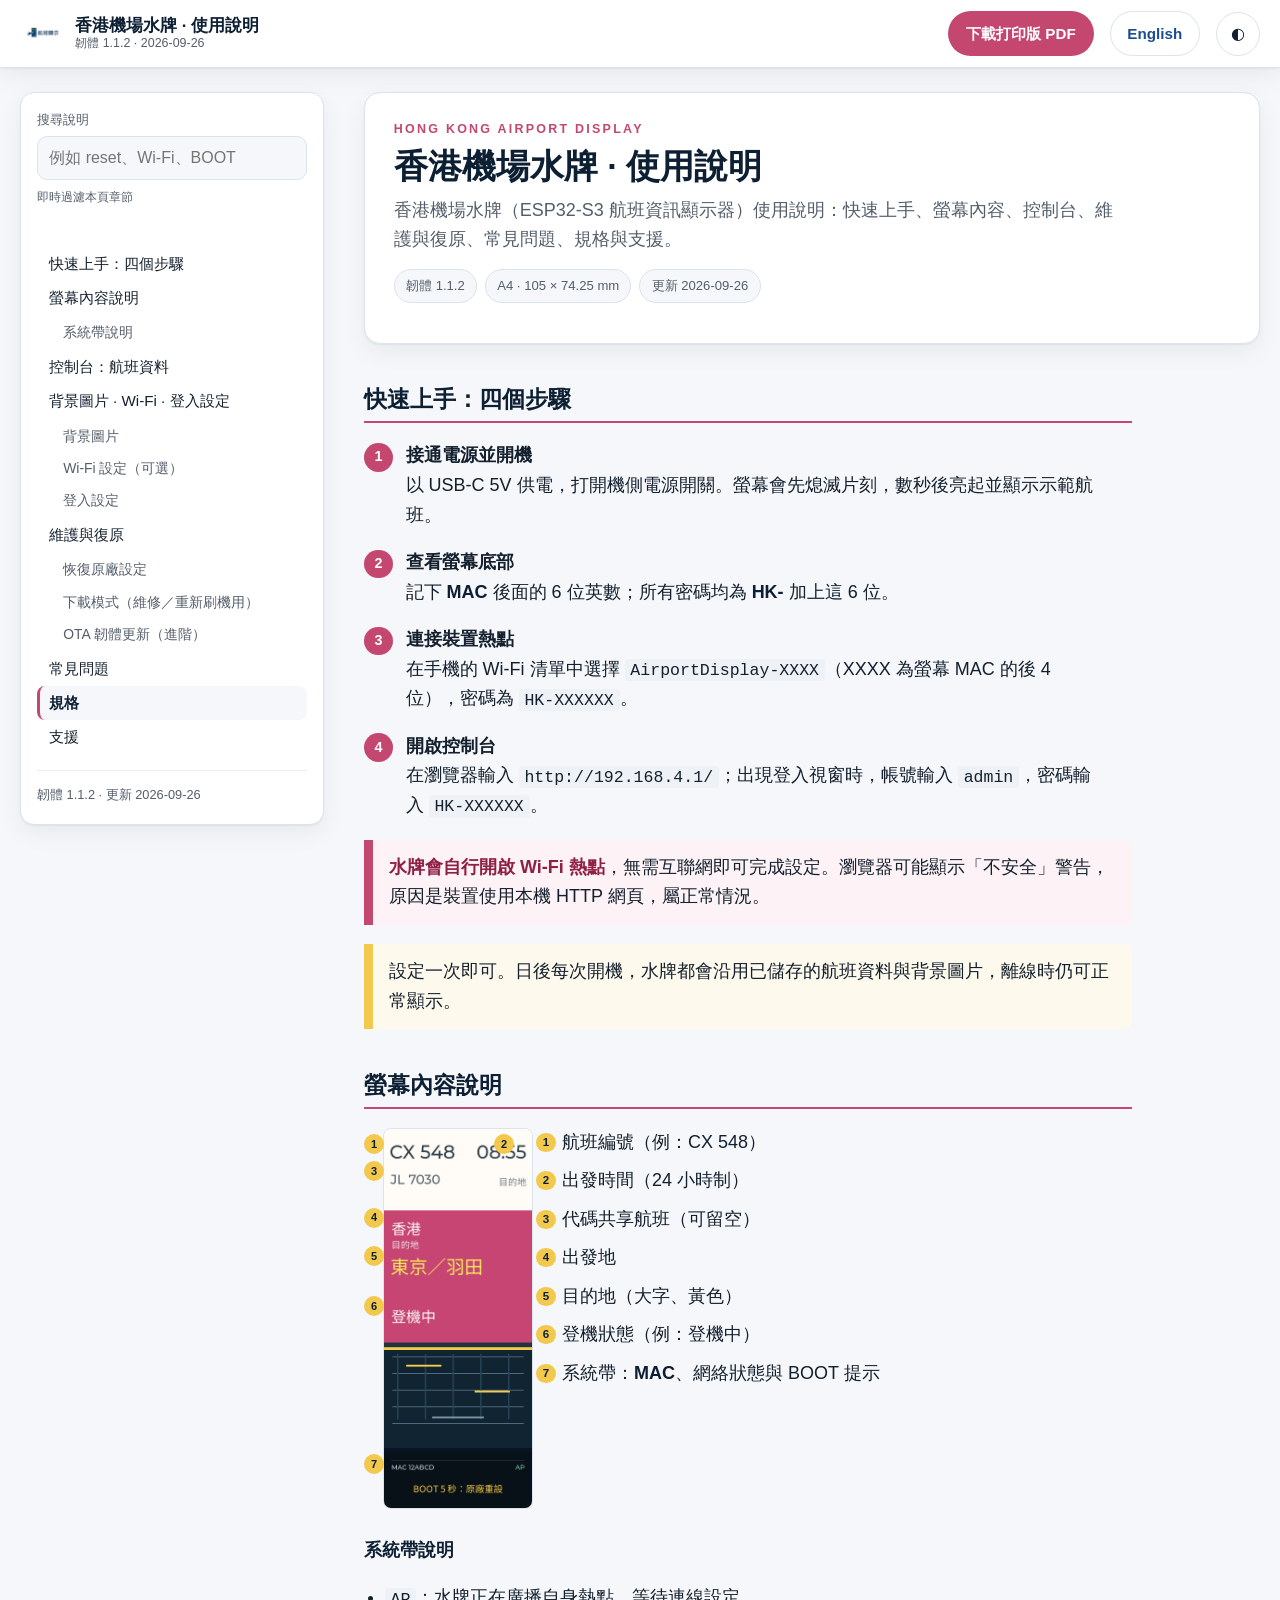
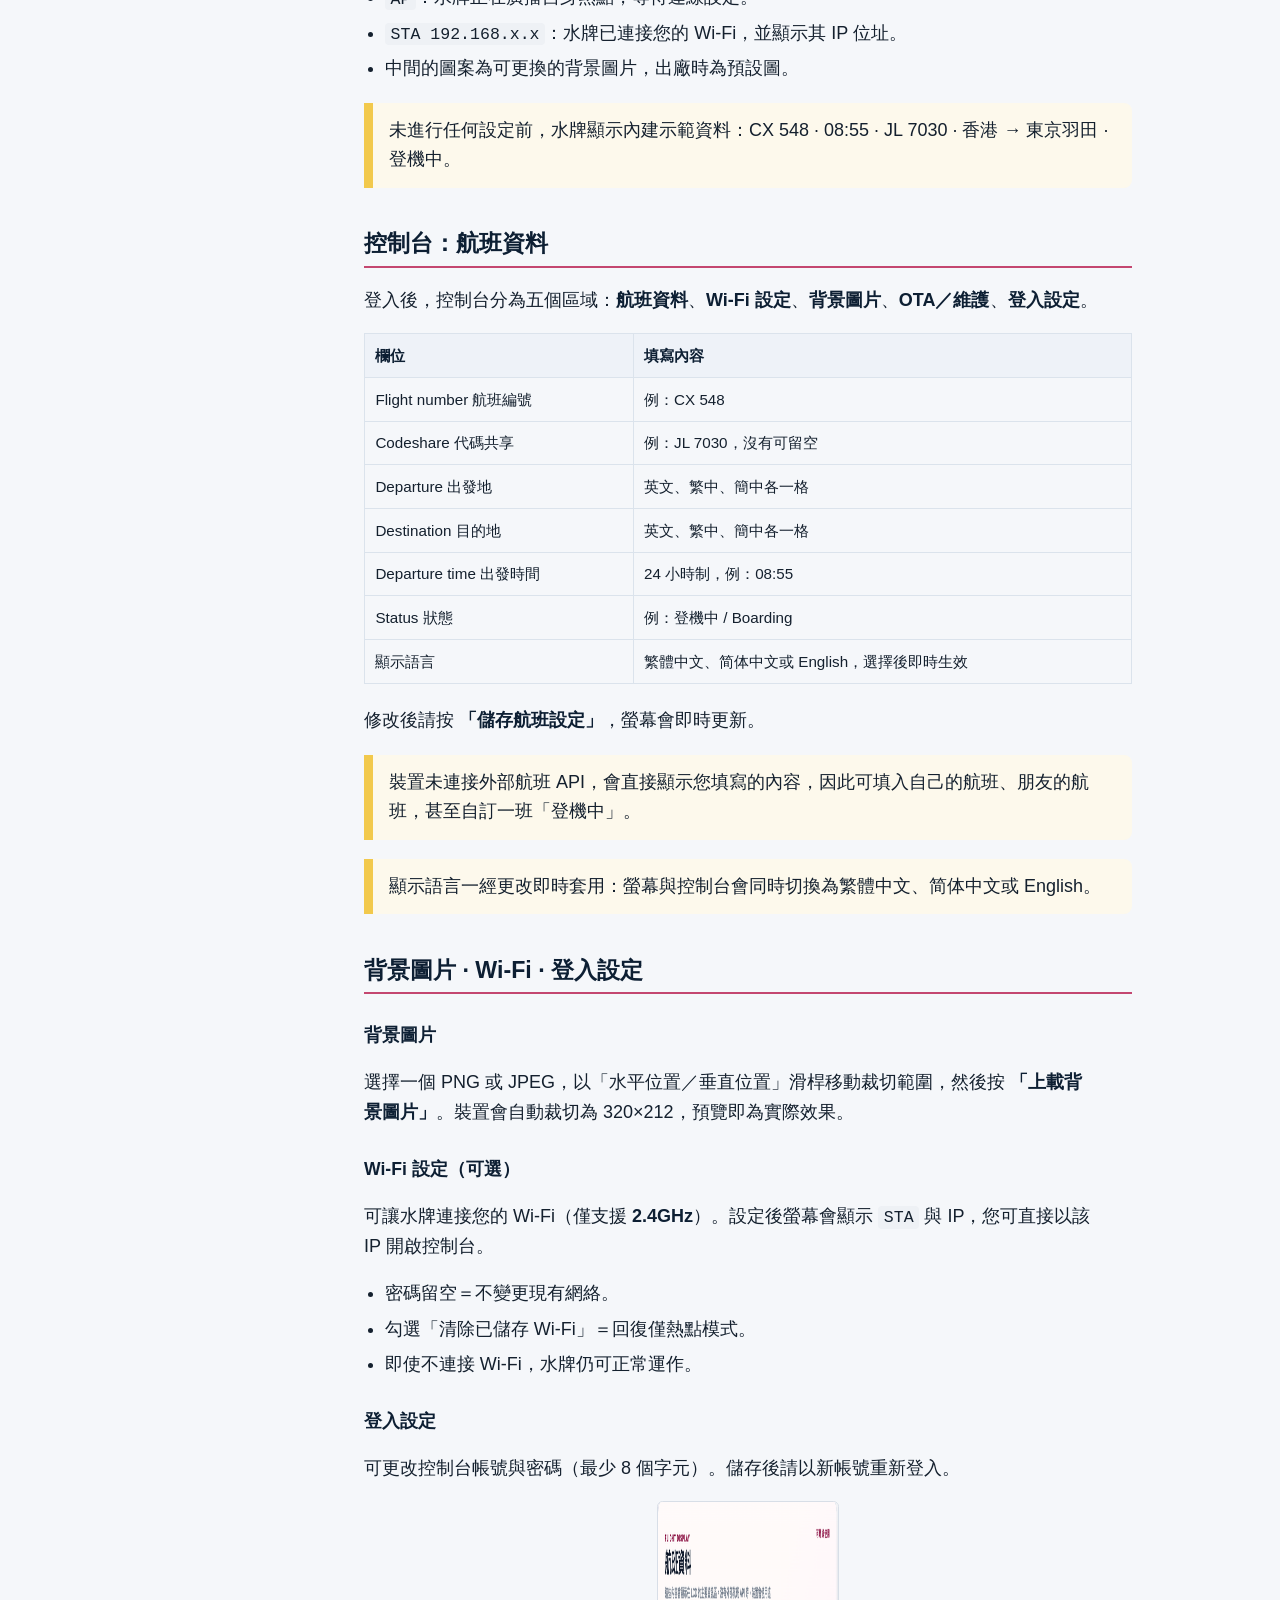
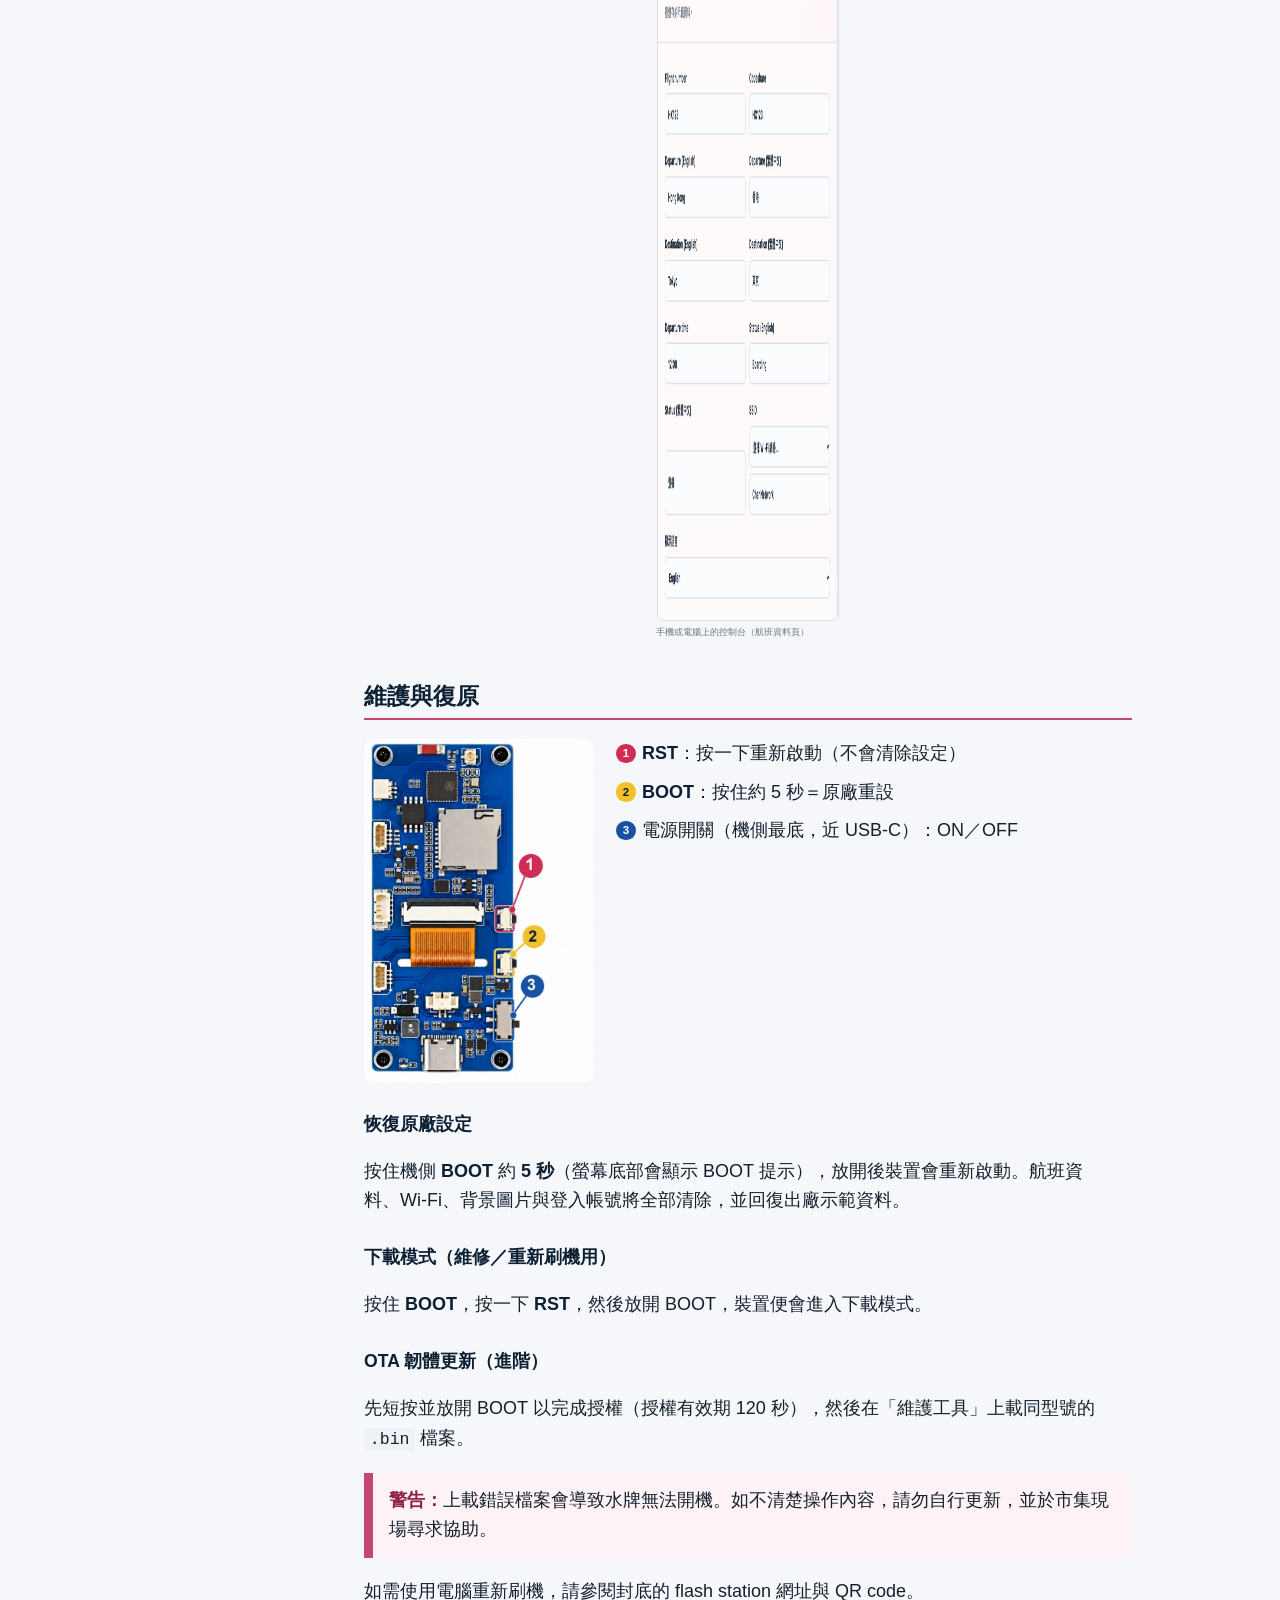
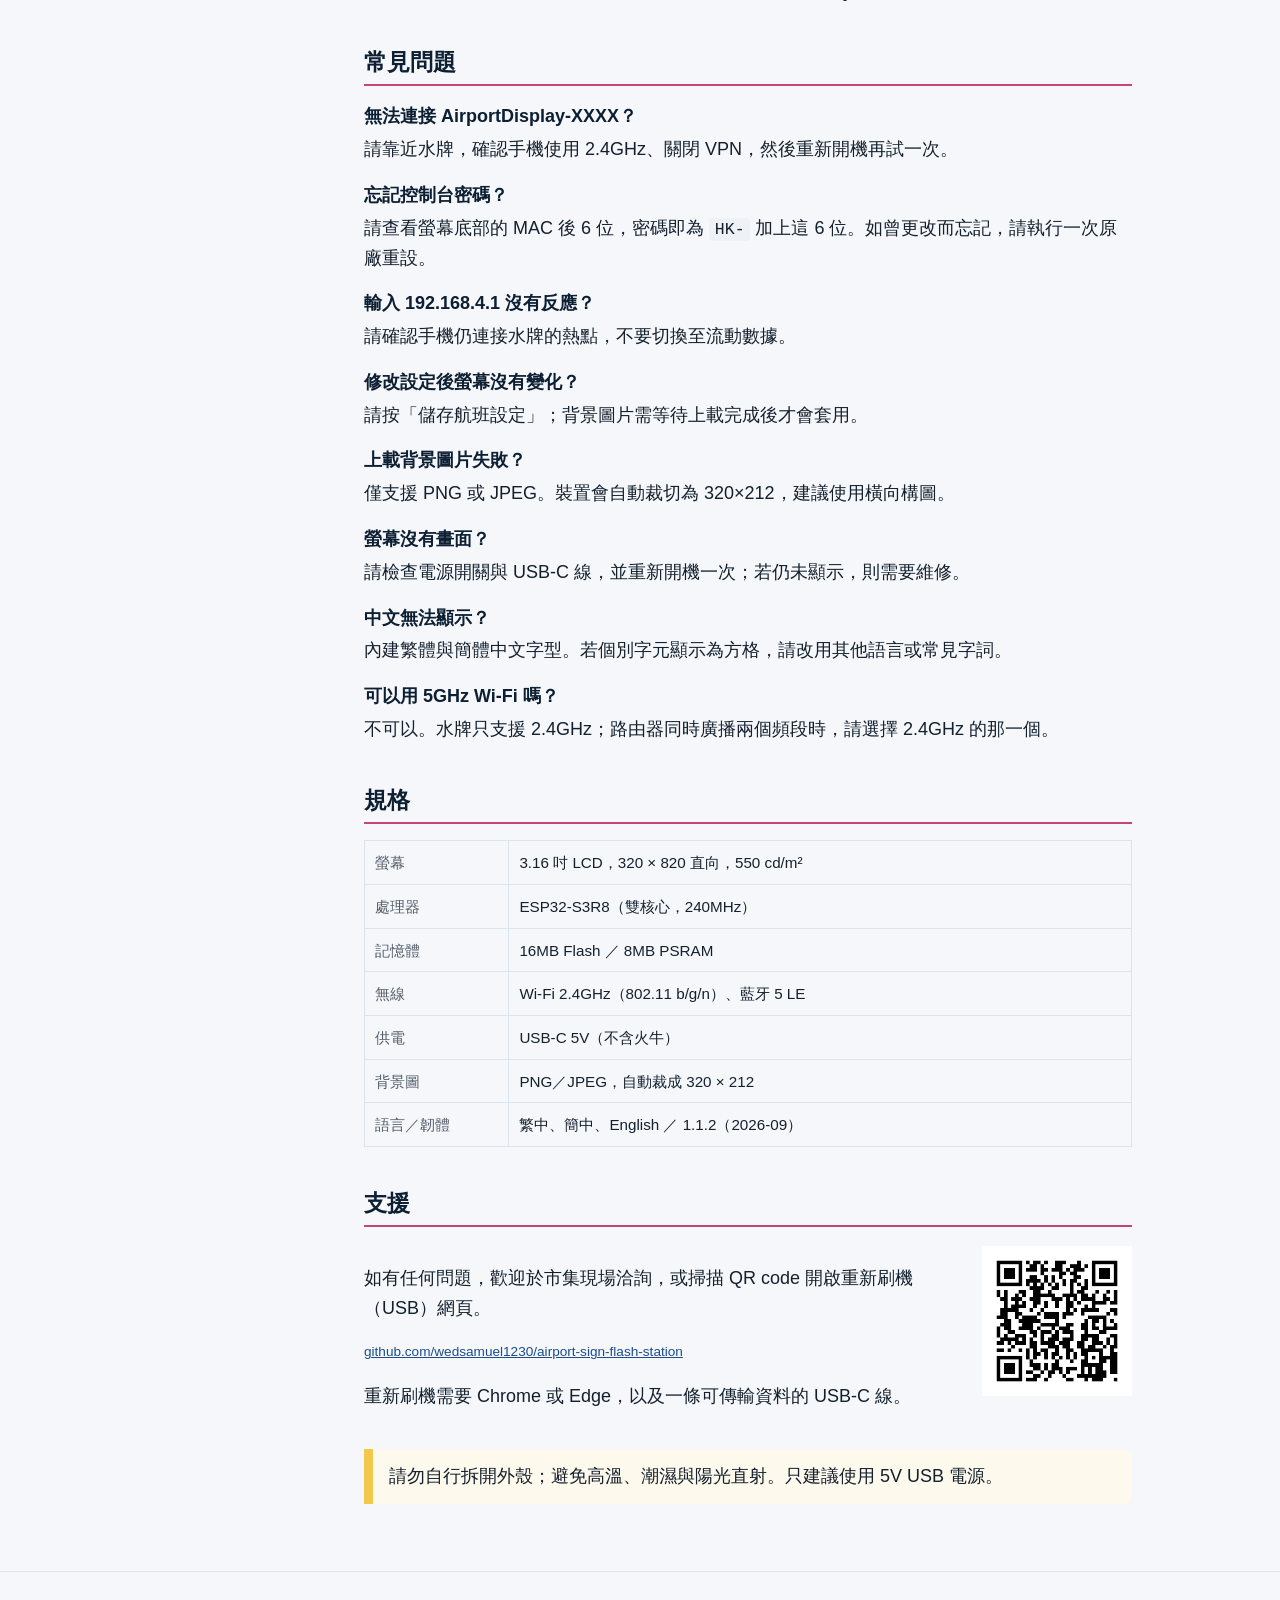
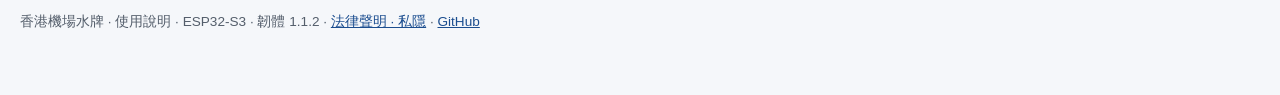
<file: manual/index.html>
<!doctype html>
<html lang="zh-Hant">
<head>
<meta charset="utf-8">
<meta name="viewport" content="width=device-width, initial-scale=1">
<title>香港機場水牌 · 使用說明 · v1.1.2</title>
<meta name="description" content="香港機場水牌（ESP32-S3 航班資訊顯示器）使用說明：快速上手、螢幕內容、控制台、維護與復原、常見問題、規格與支援。">
<link rel="canonical" href="https://wedsamuel1230.github.io/airport-sign-flash-station/manual/">
<link rel="alternate" hreflang="zh-Hant" href="https://wedsamuel1230.github.io/airport-sign-flash-station/manual/">
<link rel="alternate" hreflang="en" href="https://wedsamuel1230.github.io/airport-sign-flash-station/manual/en/">
<link rel="alternate" hreflang="x-default" href="https://wedsamuel1230.github.io/airport-sign-flash-station/manual/">
<meta name="theme-color" content="#0d1f33">
<meta property="og:type" content="article">
<meta property="og:title" content="香港機場水牌 · 使用說明 · v1.1.2">
<meta property="og:description" content="香港機場水牌（ESP32-S3 航班資訊顯示器）使用說明：快速上手、螢幕內容、控制台、維護與復原、常見問題、規格與支援。">
<meta property="og:url" content="https://wedsamuel1230.github.io/airport-sign-flash-station/manual/">
<meta property="og:image" content="https://wedsamuel1230.github.io/airport-sign-flash-station/manual/assets/og-manual.png">
<meta property="og:locale" content="zh_HK">
<meta name="twitter:card" content="summary_large_image">
<link rel="icon" href="assets/favicon.svg" type="image/svg+xml">
<link rel="stylesheet" href="assets/manual.css">
<script type="application/ld+json">[{"@context":"https://schema.org","@type":"TechArticle","headline":"香港機場水牌 · 使用說明 · v1.1.2","inLanguage":"zh-Hant","dateModified":"2026-09-26","url":"https://wedsamuel1230.github.io/airport-sign-flash-station/manual/","about":"ESP32-S3 airport-style flight information display"},{"@context":"https://schema.org","@type":"FAQPage","mainEntity":[{"@type":"Question","name":"無法連接 AirportDisplay-XXXX？","acceptedAnswer":{"@type":"Answer","text":"請靠近水牌，確認手機使用 2.4GHz、關閉 VPN，然後重新開機再試一次。"}},{"@type":"Question","name":"忘記控制台密碼？","acceptedAnswer":{"@type":"Answer","text":"請查看螢幕底部的 MAC 後 6 位，密碼即為 HK- 加上這 6 位。如曾更改而忘記，請執行一次原廠重設。"}},{"@type":"Question","name":"輸入 192.168.4.1 沒有反應？","acceptedAnswer":{"@type":"Answer","text":"請確認手機仍連接水牌的熱點，不要切換至流動數據。"}},{"@type":"Question","name":"修改設定後螢幕沒有變化？","acceptedAnswer":{"@type":"Answer","text":"請按「儲存航班設定」；背景圖片需等待上載完成後才會套用。"}},{"@type":"Question","name":"上載背景圖片失敗？","acceptedAnswer":{"@type":"Answer","text":"僅支援 PNG 或 JPEG。裝置會自動裁切為 320×212，建議使用橫向構圖。"}},{"@type":"Question","name":"螢幕沒有畫面？","acceptedAnswer":{"@type":"Answer","text":"請檢查電源開關與 USB-C 線，並重新開機一次；若仍未顯示，則需要維修。"}},{"@type":"Question","name":"中文無法顯示？","acceptedAnswer":{"@type":"Answer","text":"內建繁體與簡體中文字型。若個別字元顯示為方格，請改用其他語言或常見字詞。"}},{"@type":"Question","name":"可以用 5GHz Wi-Fi 嗎？","acceptedAnswer":{"@type":"Answer","text":"不可以。水牌只支援 2.4GHz；路由器同時廣播兩個頻段時，請選擇 2.4GHz 的那一個。"}}]}]</script>
</head>
<body>
<a class="skip" href="#main">跳到主要內容</a>
<header class="topbar">
  <div class="inner">
    <a class="brand" href="">
      <img src="assets/airport-logo.png" width="520" height="132" alt="">
      <span class="name">香港機場水牌 · 使用說明<span class="sub">韌體 1.1.2 · 2026-09-26</span></span>
    </a>
    <span class="spacer"></span>
    <a class="btn" href="airport-display-manual-foldout-A4.pdf">下載打印版 PDF</a>
    <a class="btn ghost" href="../en/"
       hreflang="en" lang="en">English</a>
    <button class="iconbtn" id="theme-toggle" type="button" aria-pressed="false" title="深色模式"
            aria-label="深色模式">◐</button>
  </div>
</header>
<div class="layout">
  <nav class="sidebar" aria-label="目錄">
    <div class="search">
      <label for="search">搜尋說明</label>
      <input id="search" type="search" placeholder="例如 reset、Wi-Fi、BOOT" autocomplete="off" aria-describedby="search-hint">
      <p class="hint" id="search-hint">即時過濾本頁章節</p>
      <p class="status" id="search-status" role="status" aria-live="polite"></p>
    </div>
    <ol class="toc">
      <li><a href="#quick-start">快速上手：四個步驟</a></li>
      <li><a href="#screen">螢幕內容說明</a><ol><li class="sub"><a href="#screen-1">系統帶說明</a></li></ol></li>
      <li><a href="#console">控制台：航班資料</a></li>
      <li><a href="#settings">背景圖片 · Wi-Fi · 登入設定</a><ol><li class="sub"><a href="#settings-1">背景圖片</a></li><li class="sub"><a href="#settings-2">Wi-Fi 設定（可選）</a></li><li class="sub"><a href="#settings-3">登入設定</a></li></ol></li>
      <li><a href="#maintenance">維護與復原</a><ol><li class="sub"><a href="#maintenance-1">恢復原廠設定</a></li><li class="sub"><a href="#maintenance-2">下載模式（維修／重新刷機用）</a></li><li class="sub"><a href="#maintenance-3">OTA 韌體更新（進階）</a></li></ol></li>
      <li><a href="#faq">常見問題</a></li>
      <li><a href="#specs">規格</a></li>
      <li><a href="#support">支援</a></li></ol>
    <p class="meta">韌體 1.1.2 · 更新 2026-09-26</p>
  </nav>
  <main id="main">
    <div class="hero">
      <p class="kicker">Hong Kong Airport Display</p>
      <h1>香港機場水牌 · 使用說明</h1>
      <p>香港機場水牌（ESP32-S3 航班資訊顯示器）使用說明：快速上手、螢幕內容、控制台、維護與復原、常見問題、規格與支援。</p>
      <p class="chips">
        <span class="chip">韌體 1.1.2</span>
        <span class="chip">A4 · 105 × 74.25 mm</span>
        <span class="chip">更新 2026-09-26</span>
      </p>
    </div>
    <article>
<section id="quick-start">
<h2 id="快速上手四個步驟">快速上手：四個步驟</h2>
<ol class="steps">
  <li data-n="1"><span class="step-title">接通電源並開機</span>以 USB-C 5V 供電，打開機側電源開關。螢幕會先熄滅片刻，數秒後亮起並顯示示範航班。</li>
  <li data-n="2"><span class="step-title">查看螢幕底部</span>記下 <b>MAC</b> 後面的 6 位英數；所有密碼均為 <b>HK-</b> 加上這 6 位。</li>
  <li data-n="3"><span class="step-title">連接裝置熱點</span>在手機的 Wi-Fi 清單中選擇 <code>AirportDisplay-XXXX</code>（XXXX 為螢幕 MAC 的後 4 位），密碼為 <code>HK-XXXXXX</code>。</li>
  <li data-n="4"><span class="step-title">開啟控制台</span>在瀏覽器輸入 <code>http://192.168.4.1/</code>；出現登入視窗時，帳號輸入 <code>admin</code>，密碼輸入 <code>HK-XXXXXX</code>。</li>
</ol>

<div class="warn">
<b>水牌會自行開啟 Wi-Fi 熱點</b>，無需互聯網即可完成設定。瀏覽器可能顯示「不安全」警告，原因是裝置使用本機 HTTP 網頁，屬正常情況。
</div>

<div class="note">
設定一次即可。日後每次開機，水牌都會沿用已儲存的航班資料與背景圖片，離線時仍可正常顯示。
</div>




</section>
<section id="screen">
<h2 id="螢幕內容說明">螢幕內容說明</h2>
<div class="screen-figure">
  <div class="screen-shot-wrap">
    <img class="screen-shot" src="assets/device-screen.png" alt="水牌螢幕" width="320" height="820" loading="lazy" decoding="async">
    <span class="dot" style="top:4.3%;">1</span>
    <span class="dot dot-r" style="top:4.3%;">2</span>
    <span class="dot" style="top:11.2%;">3</span>
    <span class="dot" style="top:23.5%;">4</span>
    <span class="dot" style="top:33.6%;">5</span>
    <span class="dot" style="top:46.6%;">6</span>
    <span class="dot" style="top:88.1%;">7</span>
  </div>
  <div class="callout-board">
    <div class="callout-row half-split" style="top:3.3mm;">
      <div class="callout"><span class="bubble">1</span><span class="callout-text">航班編號（例：CX 548）</span></div>
      <div class="callout"><span class="bubble">2</span><span class="callout-text">出發時間（24 小時制）</span></div>
    </div>
    <div class="callout-row" style="top:8.6mm;">
      <div class="callout"><span class="bubble">3</span><span class="callout-text">代碼共享航班（可留空）</span></div>
    </div>
    <div class="callout-row" style="top:18.1mm;">
      <div class="callout"><span class="bubble">4</span><span class="callout-text">出發地</span></div>
    </div>
    <div class="callout-row" style="top:25.8mm;">
      <div class="callout"><span class="bubble">5</span><span class="callout-text">目的地（大字、黃色）</span></div>
    </div>
    <div class="callout-row" style="top:35.8mm;">
      <div class="callout"><span class="bubble">6</span><span class="callout-text">登機狀態（例：登機中）</span></div>
    </div>
    <div class="callout-row" style="top:67.7mm;">
      <div class="callout"><span class="bubble">7</span><span class="callout-text">系統帶：<b>MAC</b>、網絡狀態與 BOOT 提示</span></div>
    </div>
  </div>
</div>

<h3 id="screen-1">系統帶說明</h3>
<ul>
<li><code>AP</code>：水牌正在廣播自身熱點，等待連線設定。</li>
<li><code>STA 192.168.x.x</code>：水牌已連接您的 Wi-Fi，並顯示其 IP 位址。</li>
<li>中間的圖案為可更換的背景圖片，出廠時為預設圖。</li>
</ul>
<div class="note">
未進行任何設定前，水牌顯示內建示範資料：CX 548 · 08:55 · JL 7030 · 香港 → 東京羽田 · 登機中。
</div>




</section>
<section id="console">
<h2 id="控制台航班資料">控制台：航班資料</h2>
<p>登入後，控制台分為五個區域：<b>航班資料</b>、<b>Wi-Fi 設定</b>、<b>背景圖片</b>、<b>OTA／維護</b>、<b>登入設定</b>。</p>
<div class="table-wrap"><table>
<thead>
<tr>
<th>欄位</th>
<th>填寫內容</th>
</tr>
</thead>
<tbody>
<tr>
<td>Flight number 航班編號</td>
<td>例：CX 548</td>
</tr>
<tr>
<td>Codeshare 代碼共享</td>
<td>例：JL 7030，沒有可留空</td>
</tr>
<tr>
<td>Departure 出發地</td>
<td>英文、繁中、簡中各一格</td>
</tr>
<tr>
<td>Destination 目的地</td>
<td>英文、繁中、簡中各一格</td>
</tr>
<tr>
<td>Departure time 出發時間</td>
<td>24 小時制，例：08:55</td>
</tr>
<tr>
<td>Status 狀態</td>
<td>例：登機中 / Boarding</td>
</tr>
<tr>
<td>顯示語言</td>
<td>繁體中文、简体中文或 English，選擇後即時生效</td>
</tr>
</tbody>
</table></div>
<p>修改後請按 <b>「儲存航班設定」</b>，螢幕會即時更新。</p>
<div class="note">
裝置未連接外部航班 API，會直接顯示您填寫的內容，因此可填入自己的航班、朋友的航班，甚至自訂一班「登機中」。
</div>

<div class="note">
顯示語言一經更改即時套用：螢幕與控制台會同時切換為繁體中文、简体中文或 English。
</div>




</section>
<section id="settings">
<h2 id="背景圖片--wi-fi--登入設定">背景圖片 · Wi-Fi · 登入設定</h2>
<h3 id="settings-1">背景圖片</h3>
<p>選擇一個 PNG 或 JPEG，以「水平位置／垂直位置」滑桿移動裁切範圍，然後按 <b>「上載背景圖片」</b>。裝置會自動裁切為 320×212，預覽即為實際效果。</p>
<h3 id="settings-2">Wi-Fi 設定（可選）</h3>
<p>可讓水牌連接您的 Wi-Fi（僅支援 <b>2.4GHz</b>）。設定後螢幕會顯示 <code>STA</code> 與 IP，您可直接以該 IP 開啟控制台。</p>
<ul>
<li>密碼留空＝不變更現有網絡。</li>
<li>勾選「清除已儲存 Wi-Fi」＝回復僅熱點模式。</li>
<li>即使不連接 Wi-Fi，水牌仍可正常運作。</li>
</ul>
<h3 id="settings-3">登入設定</h3>
<p>可更改控制台帳號與密碼（最少 8 個字元）。儲存後請以新帳號重新登入。</p>
<img src="assets/console-flights-panel.png" alt="手機上的控制台" style="width:48mm; display:block; margin:1.6mm auto 1mm; border:1px solid #d8dee7; border-radius:1.5mm;" width="720" height="720" loading="lazy" decoding="async">

<p style="text-align:center; font-size:6.8pt; color:#6b7583; margin:0;">手機或電腦上的控制台（航班資料頁）</p>




</section>
<section id="maintenance">
<h2 id="維護與復原">維護與復原</h2>
<div class="button-figure">
  <img class="button-shot" src="assets/board-buttons.jpg" alt="機側按鈕位置：RST、BOOT 與電源開關" width="600" height="896" loading="lazy" decoding="async">
  <div class="callout-board">
    <div class="callout"><span class="bubble dot-rst">1</span><span class="callout-text"><b>RST</b>：按一下重新啟動（不會清除設定）</span></div>
    <div class="callout"><span class="bubble dot-boot">2</span><span class="callout-text"><b>BOOT</b>：按住約 5 秒＝原廠重設</span></div>
    <div class="callout"><span class="bubble dot-pwr">3</span><span class="callout-text">電源開關（機側最底，近 USB-C）：ON／OFF</span></div>
  </div>
</div>

<h3 id="maintenance-1">恢復原廠設定</h3>
<p>按住機側 <b>BOOT</b> 約 <b>5 秒</b>（螢幕底部會顯示 BOOT 提示），放開後裝置會重新啟動。航班資料、Wi-Fi、背景圖片與登入帳號將全部清除，並回復出廠示範資料。</p>
<h3 id="maintenance-2">下載模式（維修／重新刷機用）</h3>
<p>按住 <b>BOOT</b>，按一下 <b>RST</b>，然後放開 BOOT，裝置便會進入下載模式。</p>
<h3 id="maintenance-3">OTA 韌體更新（進階）</h3>
<p>先短按並放開 BOOT 以完成授權（授權有效期 120 秒），然後在「維護工具」上載同型號的 <code>.bin</code> 檔案。</p>
<div class="warn">
<b>警告：</b>上載錯誤檔案會導致水牌無法開機。如不清楚操作內容，請勿自行更新，並於市集現場尋求協助。
</div>

<p>如需使用電腦重新刷機，請參閱封底的 flash station 網址與 QR code。</p>




</section>
<section id="faq">
<h2 id="常見問題">常見問題</h2>
<dl class="qa">
  <dt>無法連接 AirportDisplay-XXXX？</dt>
  <dd>請靠近水牌，確認手機使用 2.4GHz、關閉 VPN，然後重新開機再試一次。</dd>
  <dt>忘記控制台密碼？</dt>
  <dd>請查看螢幕底部的 MAC 後 6 位，密碼即為 <code>HK-</code> 加上這 6 位。如曾更改而忘記，請執行一次原廠重設。</dd>
  <dt>輸入 192.168.4.1 沒有反應？</dt>
  <dd>請確認手機仍連接水牌的熱點，不要切換至流動數據。</dd>
  <dt>修改設定後螢幕沒有變化？</dt>
  <dd>請按「儲存航班設定」；背景圖片需等待上載完成後才會套用。</dd>
  <dt>上載背景圖片失敗？</dt>
  <dd>僅支援 PNG 或 JPEG。裝置會自動裁切為 320×212，建議使用橫向構圖。</dd>
  <dt>螢幕沒有畫面？</dt>
  <dd>請檢查電源開關與 USB-C 線，並重新開機一次；若仍未顯示，則需要維修。</dd>
  <dt>中文無法顯示？</dt>
  <dd>內建繁體與簡體中文字型。若個別字元顯示為方格，請改用其他語言或常見字詞。</dd>
  <dt>可以用 5GHz Wi-Fi 嗎？</dt>
  <dd>不可以。水牌只支援 2.4GHz；路由器同時廣播兩個頻段時，請選擇 2.4GHz 的那一個。</dd>
</dl>




</section>
<section id="specs">
<h2 id="規格">規格</h2>
<div class="table-wrap"><table class="spec-table">
  <tr><td>螢幕</td><td>3.16 吋 LCD，320 × 820 直向，550 cd/m²</td></tr>
  <tr><td>處理器</td><td>ESP32-S3R8（雙核心，240MHz）</td></tr>
  <tr><td>記憶體</td><td>16MB Flash ／ 8MB PSRAM</td></tr>
  <tr><td>無線</td><td>Wi-Fi 2.4GHz（802.11 b/g/n）、藍牙 5 LE</td></tr>
  <tr><td>供電</td><td>USB-C 5V（不含火牛）</td></tr>
  <tr><td>背景圖</td><td>PNG／JPEG，自動裁成 320 × 212</td></tr>
  <tr><td>語言／韌體</td><td>繁中、簡中、English ／ 1.1.2（2026-09）</td></tr>
</table></div>


</section>
<section id="support">
<h2 id="支援">支援</h2>
<div class="support">
  <div class="support-text">
    <p>如有任何問題，歡迎於市集現場洽詢，或掃描 QR code 開啟重新刷機（USB）網頁。</p>
    <p class="link-text"><a href="https://github.com/wedsamuel1230/airport-sign-flash-station">github.com/wedsamuel1230/airport-sign-flash-station</a></p>
    <p>重新刷機需要 Chrome 或 Edge，以及一條可傳輸資料的 USB-C 線。</p>
  </div>
  <img class="qr" src="assets/qr-flash-station.png" alt="重新刷機網頁 QR code" width="492" height="492" loading="lazy" decoding="async">
</div>

<div class="note">
請勿自行拆開外殼；避免高溫、潮濕與陽光直射。只建議使用 5V USB 電源。
</div>
</section>
    </article>
  </main>
</div>
<footer class="site">
  <p>香港機場水牌 · 使用說明 · ESP32-S3 · 韌體 1.1.2 ·
     <a href="legal/">法律聲明 · 私隱</a> ·
     <a href="https://github.com/wedsamuel1230/airport-sign-flash-station">GitHub</a></p>
</footer>
<button class="totop" id="totop" type="button" aria-label="回到頂部" data-show="false">↑</button>
<script src="assets/manual.js" defer></script>
</body>
</html>
</file>
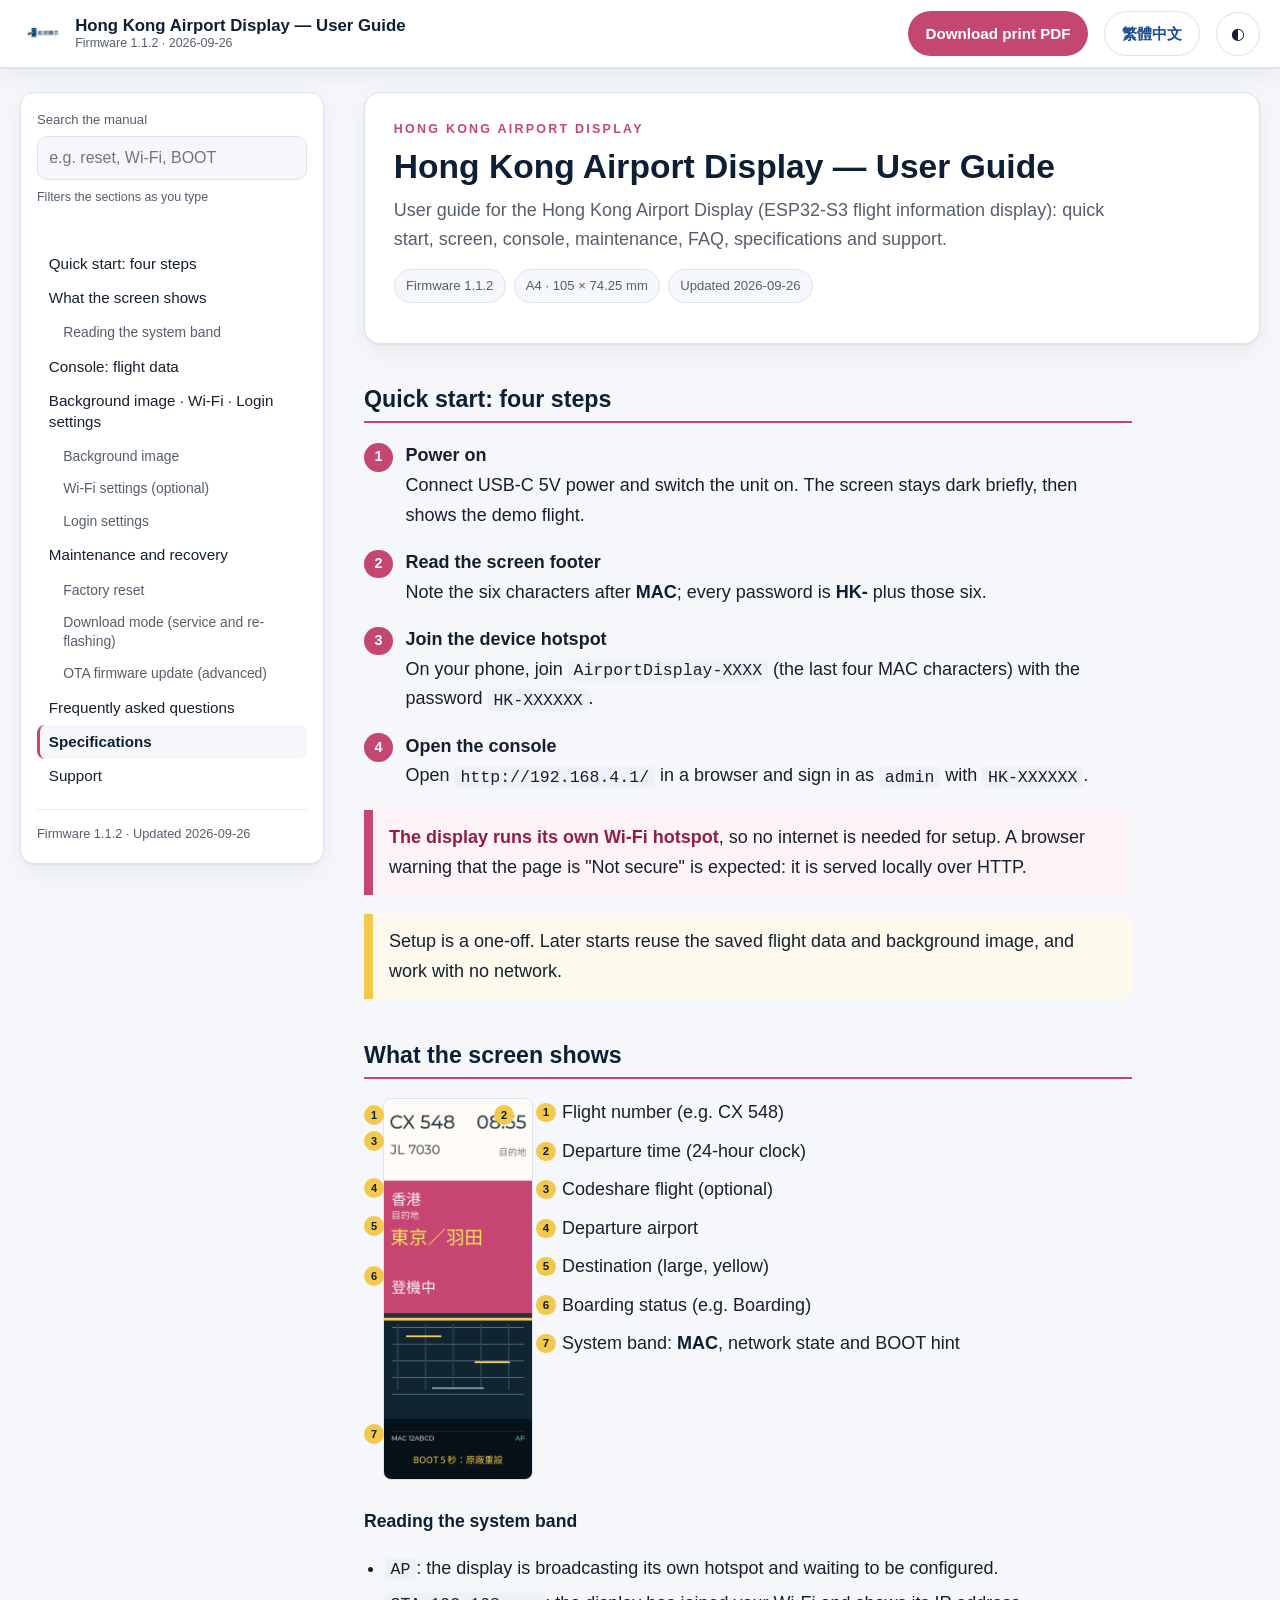
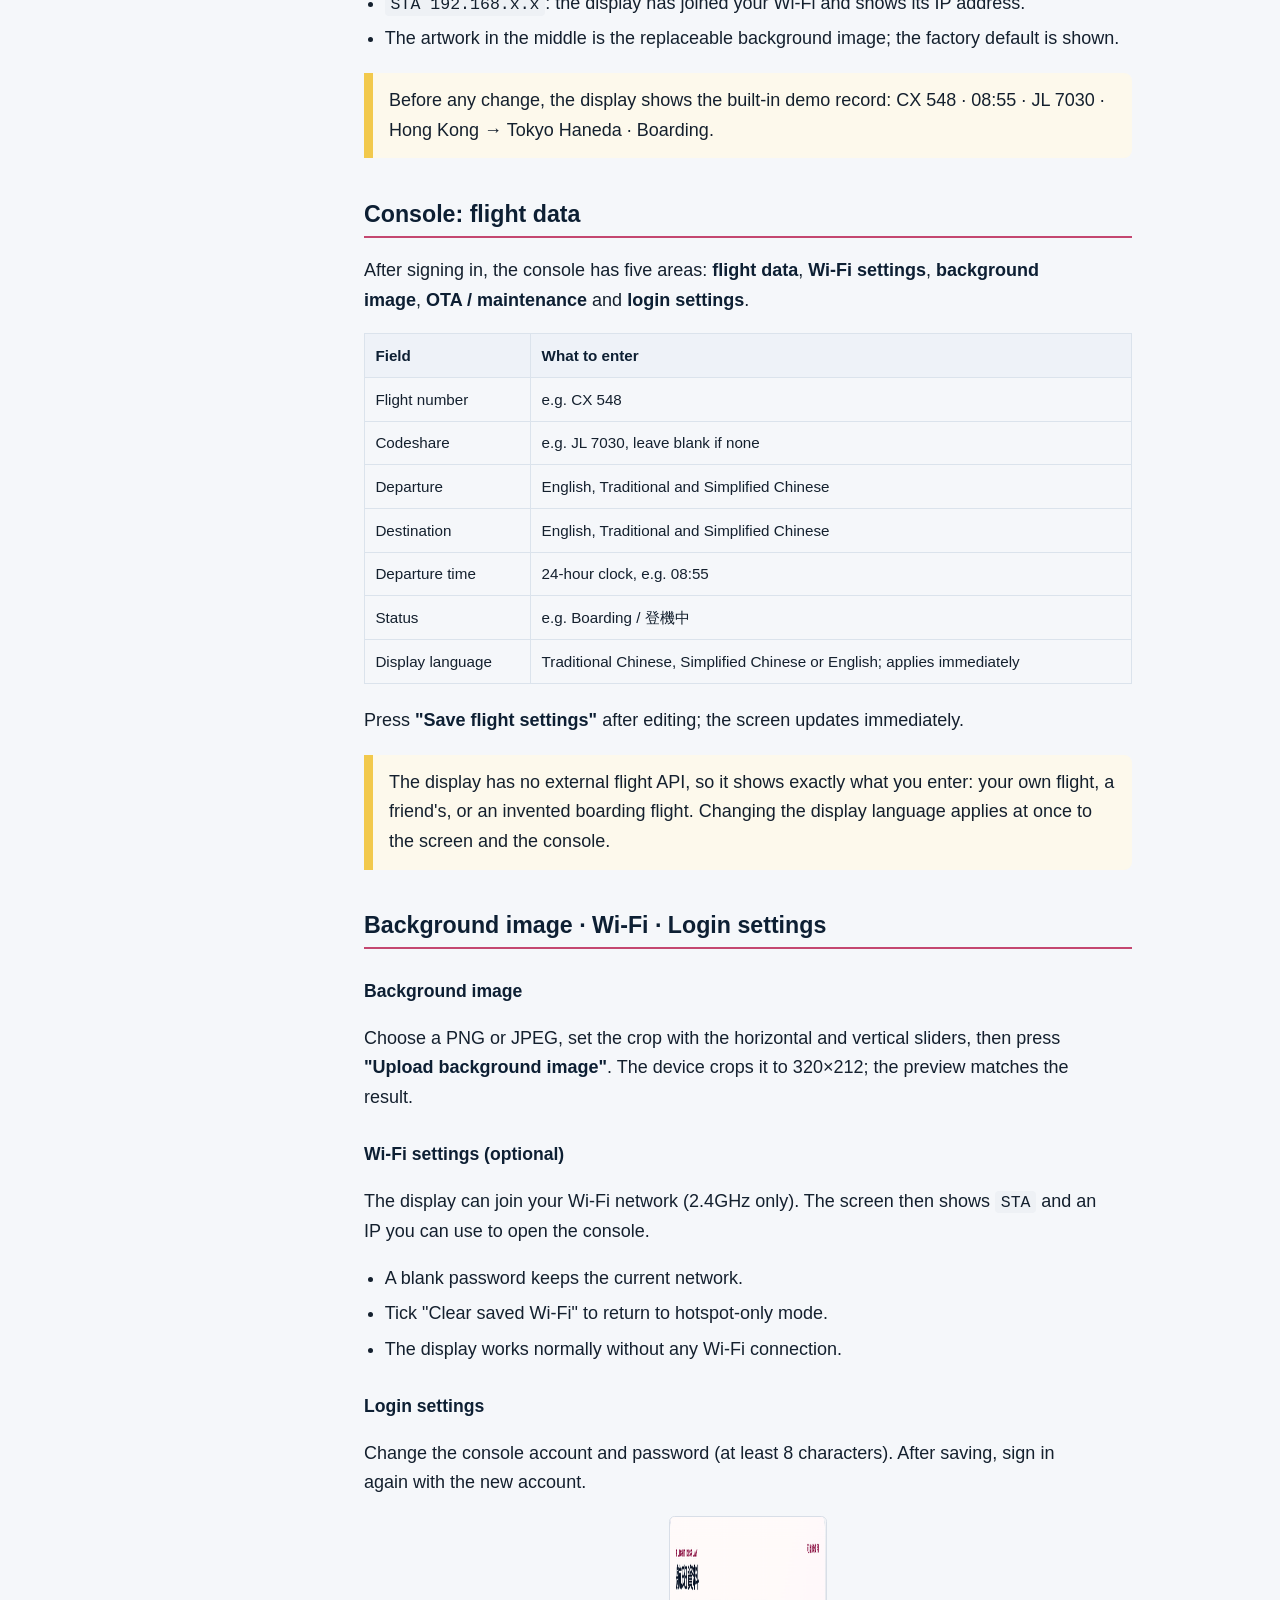
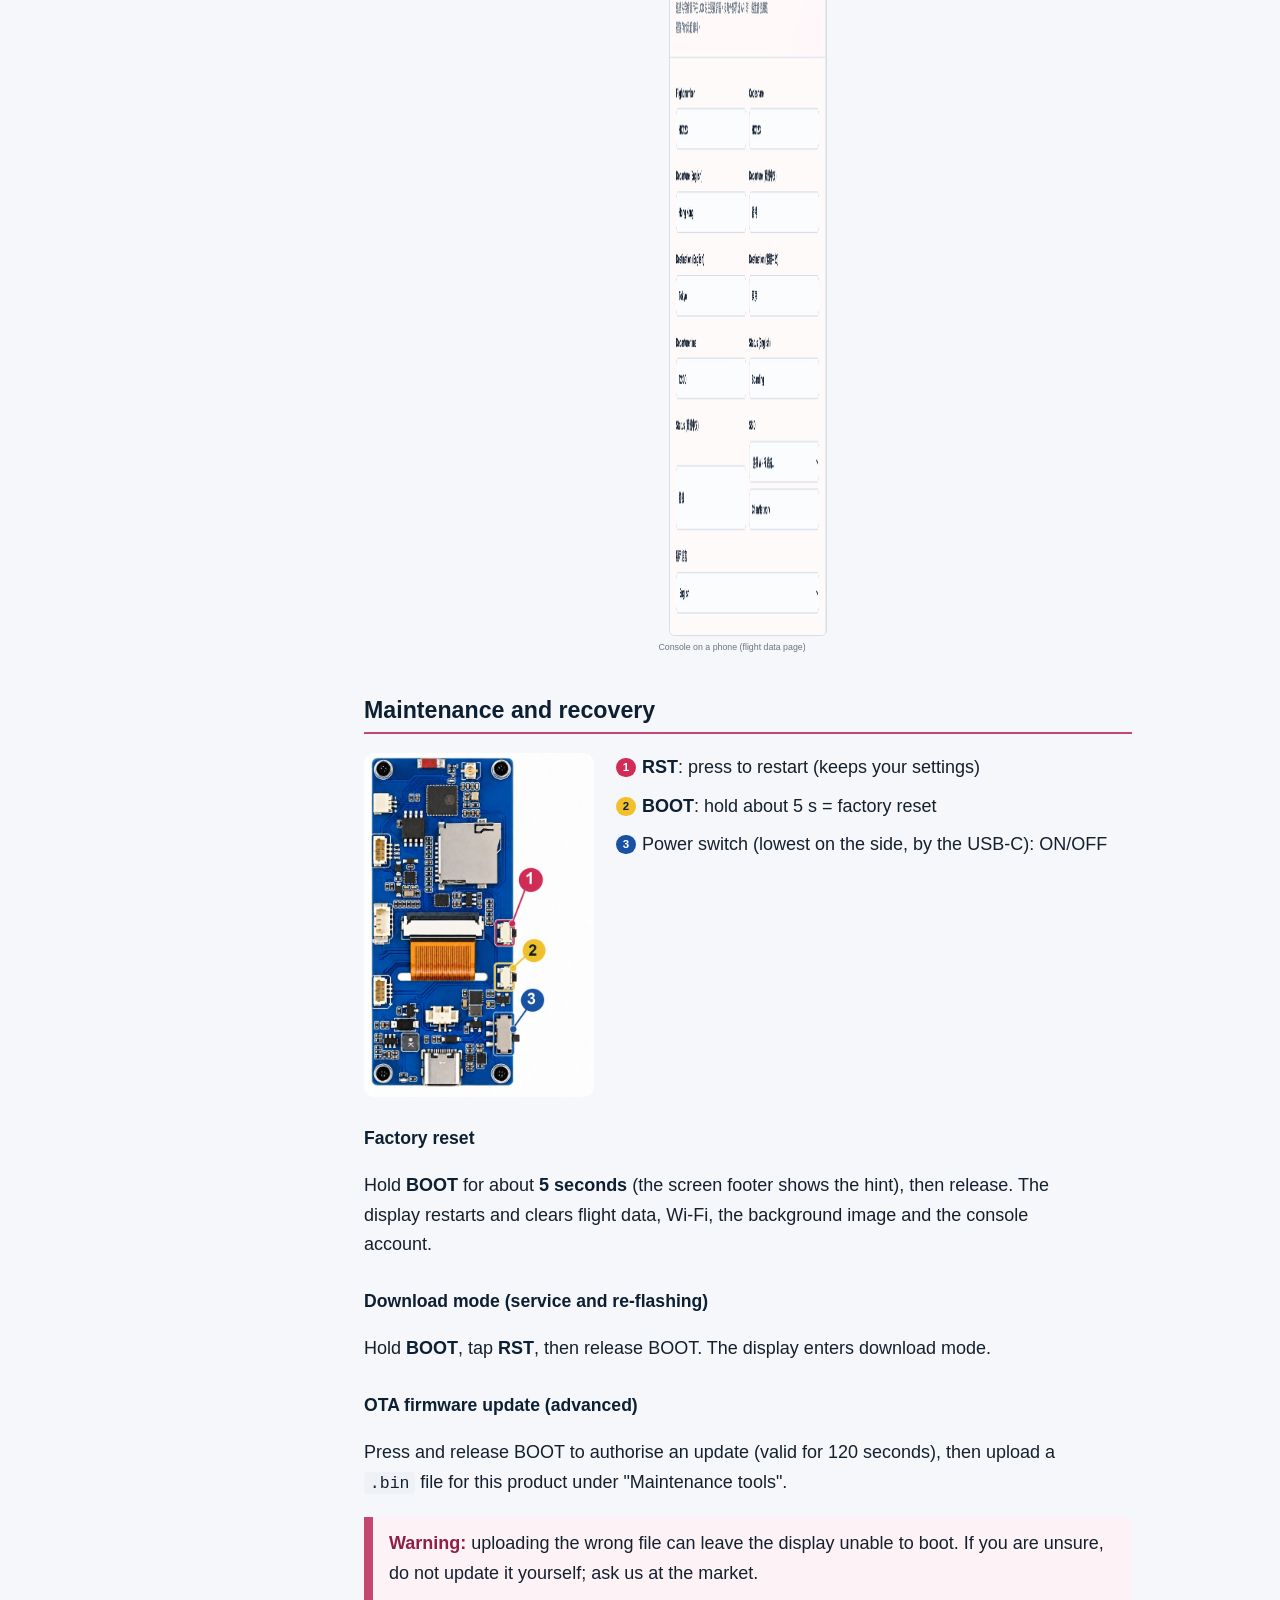
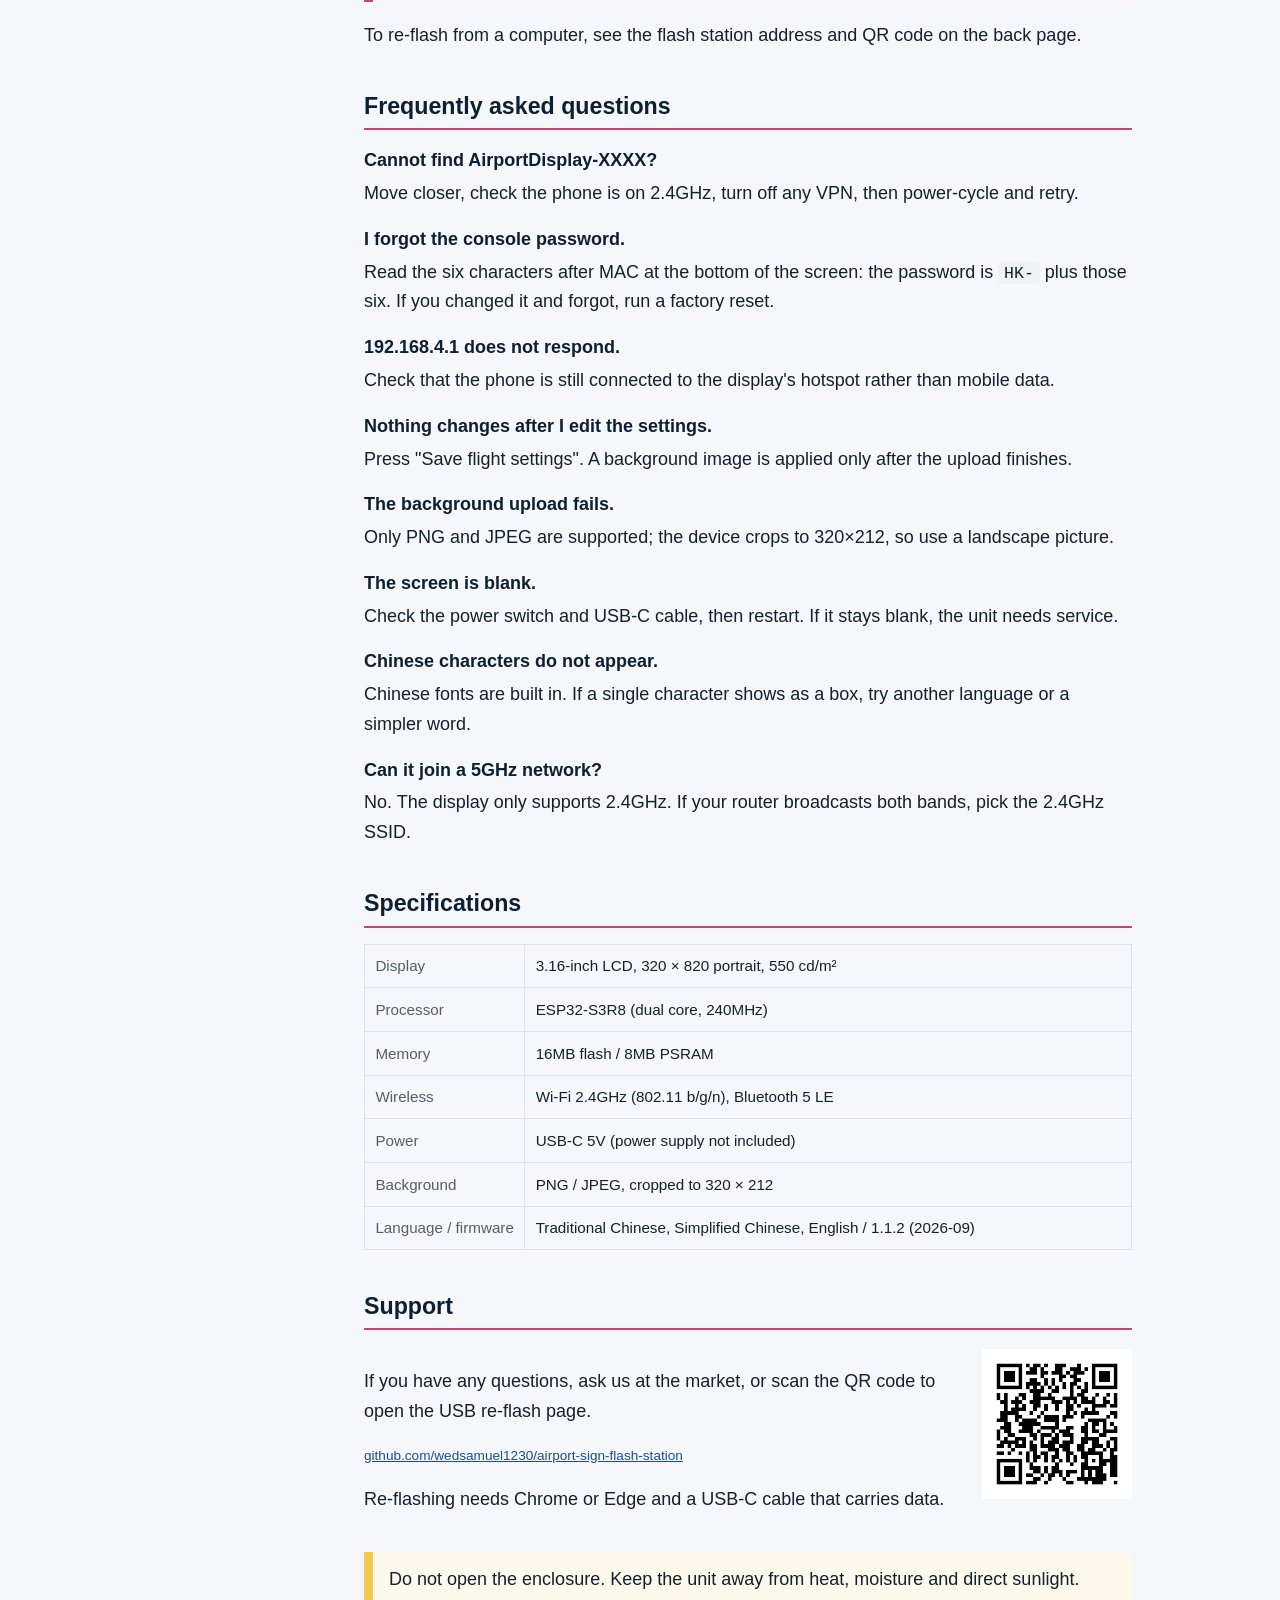
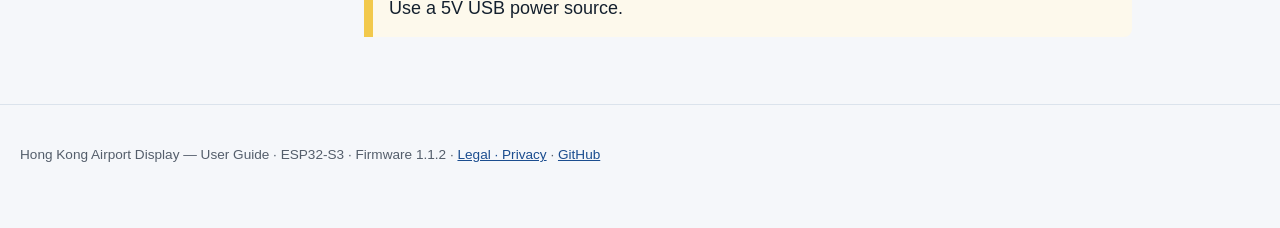
<file: manual/en/index.html>
<!doctype html>
<html lang="en">
<head>
<meta charset="utf-8">
<meta name="viewport" content="width=device-width, initial-scale=1">
<title>Hong Kong Airport Display — User Guide · v1.1.2</title>
<meta name="description" content="User guide for the Hong Kong Airport Display (ESP32-S3 flight information display): quick start, screen, console, maintenance, FAQ, specifications and support.">
<link rel="canonical" href="https://wedsamuel1230.github.io/airport-sign-flash-station/manual/en/">
<link rel="alternate" hreflang="zh-Hant" href="https://wedsamuel1230.github.io/airport-sign-flash-station/manual/">
<link rel="alternate" hreflang="en" href="https://wedsamuel1230.github.io/airport-sign-flash-station/manual/en/">
<link rel="alternate" hreflang="x-default" href="https://wedsamuel1230.github.io/airport-sign-flash-station/manual/">
<meta name="theme-color" content="#0d1f33">
<meta property="og:type" content="article">
<meta property="og:title" content="Hong Kong Airport Display — User Guide · v1.1.2">
<meta property="og:description" content="User guide for the Hong Kong Airport Display (ESP32-S3 flight information display): quick start, screen, console, maintenance, FAQ, specifications and support.">
<meta property="og:url" content="https://wedsamuel1230.github.io/airport-sign-flash-station/manual/en/">
<meta property="og:image" content="https://wedsamuel1230.github.io/airport-sign-flash-station/manual/assets/og-manual.png">
<meta property="og:locale" content="en">
<meta name="twitter:card" content="summary_large_image">
<link rel="icon" href="../assets/favicon.svg" type="image/svg+xml">
<link rel="stylesheet" href="../assets/manual.css">
<script type="application/ld+json">[{"@context":"https://schema.org","@type":"TechArticle","headline":"Hong Kong Airport Display — User Guide · v1.1.2","inLanguage":"en","dateModified":"2026-09-26","url":"https://wedsamuel1230.github.io/airport-sign-flash-station/manual/en/","about":"ESP32-S3 airport-style flight information display"},{"@context":"https://schema.org","@type":"FAQPage","mainEntity":[{"@type":"Question","name":"Cannot find AirportDisplay-XXXX?","acceptedAnswer":{"@type":"Answer","text":"Move closer, check the phone is on 2.4GHz, turn off any VPN, then power-cycle and retry."}},{"@type":"Question","name":"I forgot the console password.","acceptedAnswer":{"@type":"Answer","text":"Read the six characters after MAC at the bottom of the screen: the password is HK- plus those six. If you changed it and forgot, run a factory reset."}},{"@type":"Question","name":"192.168.4.1 does not respond.","acceptedAnswer":{"@type":"Answer","text":"Check that the phone is still connected to the display's hotspot rather than mobile data."}},{"@type":"Question","name":"Nothing changes after I edit the settings.","acceptedAnswer":{"@type":"Answer","text":"Press \"Save flight settings\". A background image is applied only after the upload finishes."}},{"@type":"Question","name":"The background upload fails.","acceptedAnswer":{"@type":"Answer","text":"Only PNG and JPEG are supported; the device crops to 320×212, so use a landscape picture."}},{"@type":"Question","name":"The screen is blank.","acceptedAnswer":{"@type":"Answer","text":"Check the power switch and USB-C cable, then restart. If it stays blank, the unit needs service."}},{"@type":"Question","name":"Chinese characters do not appear.","acceptedAnswer":{"@type":"Answer","text":"Chinese fonts are built in. If a single character shows as a box, try another language or a simpler word."}},{"@type":"Question","name":"Can it join a 5GHz network?","acceptedAnswer":{"@type":"Answer","text":"No. The display only supports 2.4GHz. If your router broadcasts both bands, pick the 2.4GHz SSID."}}]}]</script>
</head>
<body>
<a class="skip" href="#main">Skip to main content</a>
<header class="topbar">
  <div class="inner">
    <a class="brand" href="../">
      <img src="../assets/airport-logo.png" width="520" height="132" alt="">
      <span class="name">Hong Kong Airport Display — User Guide<span class="sub">Firmware 1.1.2 · 2026-09-26</span></span>
    </a>
    <span class="spacer"></span>
    <a class="btn" href="../airport-display-manual-foldout-A4.pdf">Download print PDF</a>
    <a class="btn ghost" href="../"
       hreflang="zh-Hant" lang="zh-Hant">繁體中文</a>
    <button class="iconbtn" id="theme-toggle" type="button" aria-pressed="false" title="Dark mode"
            aria-label="Dark mode">◐</button>
  </div>
</header>
<div class="layout">
  <nav class="sidebar" aria-label="Contents">
    <div class="search">
      <label for="search">Search the manual</label>
      <input id="search" type="search" placeholder="e.g. reset, Wi-Fi, BOOT" autocomplete="off" aria-describedby="search-hint">
      <p class="hint" id="search-hint">Filters the sections as you type</p>
      <p class="status" id="search-status" role="status" aria-live="polite"></p>
    </div>
    <ol class="toc">
      <li><a href="#quick-start">Quick start: four steps</a></li>
      <li><a href="#screen">What the screen shows</a><ol><li class="sub"><a href="#screen-1">Reading the system band</a></li></ol></li>
      <li><a href="#console">Console: flight data</a></li>
      <li><a href="#settings">Background image · Wi-Fi · Login settings</a><ol><li class="sub"><a href="#settings-1">Background image</a></li><li class="sub"><a href="#settings-2">Wi-Fi settings (optional)</a></li><li class="sub"><a href="#settings-3">Login settings</a></li></ol></li>
      <li><a href="#maintenance">Maintenance and recovery</a><ol><li class="sub"><a href="#maintenance-1">Factory reset</a></li><li class="sub"><a href="#maintenance-2">Download mode (service and re-flashing)</a></li><li class="sub"><a href="#maintenance-3">OTA firmware update (advanced)</a></li></ol></li>
      <li><a href="#faq">Frequently asked questions</a></li>
      <li><a href="#specs">Specifications</a></li>
      <li><a href="#support">Support</a></li></ol>
    <p class="meta">Firmware 1.1.2 · Updated 2026-09-26</p>
  </nav>
  <main id="main">
    <div class="hero">
      <p class="kicker">Hong Kong Airport Display</p>
      <h1>Hong Kong Airport Display — User Guide</h1>
      <p>User guide for the Hong Kong Airport Display (ESP32-S3 flight information display): quick start, screen, console, maintenance, FAQ, specifications and support.</p>
      <p class="chips">
        <span class="chip">Firmware 1.1.2</span>
        <span class="chip">A4 · 105 × 74.25 mm</span>
        <span class="chip">Updated 2026-09-26</span>
      </p>
    </div>
    <article>
<section id="quick-start">
<h2 id="quick-start-four-steps">Quick start: four steps</h2>
<ol class="steps">
  <li data-n="1"><span class="step-title">Power on</span>Connect USB-C 5V power and switch the unit on. The screen stays dark briefly, then shows the demo flight.</li>
  <li data-n="2"><span class="step-title">Read the screen footer</span>Note the six characters after <b>MAC</b>; every password is <b>HK-</b> plus those six.</li>
  <li data-n="3"><span class="step-title">Join the device hotspot</span>On your phone, join <code>AirportDisplay-XXXX</code> (the last four MAC characters) with the password <code>HK-XXXXXX</code>.</li>
  <li data-n="4"><span class="step-title">Open the console</span>Open <code>http://192.168.4.1/</code> in a browser and sign in as <code>admin</code> with <code>HK-XXXXXX</code>.</li>
</ol>

<div class="warn">
<b>The display runs its own Wi-Fi hotspot</b>, so no internet is needed for setup. A browser warning that the page is "Not secure" is expected: it is served locally over HTTP.
</div>

<div class="note">
Setup is a one-off. Later starts reuse the saved flight data and background image, and work with no network.
</div>




</section>
<section id="screen">
<h2 id="what-the-screen-shows">What the screen shows</h2>
<div class="screen-figure">
  <div class="screen-shot-wrap">
    <img class="screen-shot" src="../assets/device-screen.png" alt="Display panel" width="320" height="820" loading="lazy" decoding="async">
    <span class="dot" style="top:4.3%;">1</span>
    <span class="dot dot-r" style="top:4.3%;">2</span>
    <span class="dot" style="top:11.2%;">3</span>
    <span class="dot" style="top:23.5%;">4</span>
    <span class="dot" style="top:33.6%;">5</span>
    <span class="dot" style="top:46.6%;">6</span>
    <span class="dot" style="top:88.1%;">7</span>
  </div>
  <div class="callout-board">
    <div class="callout-row half-split" style="top:3.3mm;">
      <div class="callout"><span class="bubble">1</span><span class="callout-text">Flight number (e.g. CX 548)</span></div>
      <div class="callout"><span class="bubble">2</span><span class="callout-text">Departure time (24-hour clock)</span></div>
    </div>
    <div class="callout-row" style="top:8.6mm;">
      <div class="callout"><span class="bubble">3</span><span class="callout-text">Codeshare flight (optional)</span></div>
    </div>
    <div class="callout-row" style="top:18.1mm;">
      <div class="callout"><span class="bubble">4</span><span class="callout-text">Departure airport</span></div>
    </div>
    <div class="callout-row" style="top:25.8mm;">
      <div class="callout"><span class="bubble">5</span><span class="callout-text">Destination (large, yellow)</span></div>
    </div>
    <div class="callout-row" style="top:35.8mm;">
      <div class="callout"><span class="bubble">6</span><span class="callout-text">Boarding status (e.g. Boarding)</span></div>
    </div>
    <div class="callout-row" style="top:67.7mm;">
      <div class="callout"><span class="bubble">7</span><span class="callout-text">System band: <b>MAC</b>, network state and BOOT hint</span></div>
    </div>
  </div>
</div>

<h3 id="screen-1">Reading the system band</h3>
<ul>
<li><code>AP</code>: the display is broadcasting its own hotspot and waiting to be configured.</li>
<li><code>STA 192.168.x.x</code>: the display has joined your Wi-Fi and shows its IP address.</li>
<li>The artwork in the middle is the replaceable background image; the factory default is shown.</li>
</ul>
<div class="note">
Before any change, the display shows the built-in demo record: CX 548 · 08:55 · JL 7030 · Hong Kong → Tokyo Haneda · Boarding.
</div>




</section>
<section id="console">
<h2 id="console-flight-data">Console: flight data</h2>
<p>After signing in, the console has five areas: <b>flight data</b>, <b>Wi-Fi settings</b>, <b>background image</b>, <b>OTA / maintenance</b> and <b>login settings</b>.</p>
<div class="table-wrap"><table>
<thead>
<tr>
<th>Field</th>
<th>What to enter</th>
</tr>
</thead>
<tbody>
<tr>
<td>Flight number</td>
<td>e.g. CX 548</td>
</tr>
<tr>
<td>Codeshare</td>
<td>e.g. JL 7030, leave blank if none</td>
</tr>
<tr>
<td>Departure</td>
<td>English, Traditional and Simplified Chinese</td>
</tr>
<tr>
<td>Destination</td>
<td>English, Traditional and Simplified Chinese</td>
</tr>
<tr>
<td>Departure time</td>
<td>24-hour clock, e.g. 08:55</td>
</tr>
<tr>
<td>Status</td>
<td>e.g. Boarding / 登機中</td>
</tr>
<tr>
<td>Display language</td>
<td>Traditional Chinese, Simplified Chinese or English; applies immediately</td>
</tr>
</tbody>
</table></div>
<p>Press <b>"Save flight settings"</b> after editing; the screen updates immediately.</p>
<div class="note">
The display has no external flight API, so it shows exactly what you enter: your own flight, a friend's, or an invented boarding flight. Changing the display language applies at once to the screen and the console.
</div>




</section>
<section id="settings">
<h2 id="background-image--wi-fi--login-settings">Background image · Wi-Fi · Login settings</h2>
<h3 id="settings-1">Background image</h3>
<p>Choose a PNG or JPEG, set the crop with the horizontal and vertical sliders, then press <b>"Upload background image"</b>. The device crops it to 320×212; the preview matches the result.</p>
<h3 id="settings-2">Wi-Fi settings (optional)</h3>
<p>The display can join your Wi-Fi network (2.4GHz only). The screen then shows <code>STA</code> and an IP you can use to open the console.</p>
<ul>
<li>A blank password keeps the current network.</li>
<li>Tick "Clear saved Wi-Fi" to return to hotspot-only mode.</li>
<li>The display works normally without any Wi-Fi connection.</li>
</ul>
<h3 id="settings-3">Login settings</h3>
<p>Change the console account and password (at least 8 characters). After saving, sign in again with the new account.</p>
<img src="../assets/console-flights-panel.png" alt="Console on a phone" style="width:42mm; display:block; margin:1.4mm auto 1mm; border:1px solid #d8dee7; border-radius:1.5mm;" width="720" height="720" loading="lazy" decoding="async">

<p style="text-align:center; font-size:6.6pt; color:#6b7583; margin:0;">Console on a phone (flight data page)</p>




</section>
<section id="maintenance">
<h2 id="maintenance-and-recovery">Maintenance and recovery</h2>
<div class="button-figure">
  <img class="button-shot" src="../assets/board-buttons.jpg" alt="Side buttons: RST, BOOT and the power switch" width="600" height="896" loading="lazy" decoding="async">
  <div class="callout-board">
    <div class="callout"><span class="bubble dot-rst">1</span><span class="callout-text"><b>RST</b>: press to restart (keeps your settings)</span></div>
    <div class="callout"><span class="bubble dot-boot">2</span><span class="callout-text"><b>BOOT</b>: hold about 5 s = factory reset</span></div>
    <div class="callout"><span class="bubble dot-pwr">3</span><span class="callout-text">Power switch (lowest on the side, by the USB-C): ON/OFF</span></div>
  </div>
</div>

<h3 id="maintenance-1">Factory reset</h3>
<p>Hold <b>BOOT</b> for about <b>5 seconds</b> (the screen footer shows the hint), then release. The display restarts and clears flight data, Wi-Fi, the background image and the console account.</p>
<h3 id="maintenance-2">Download mode (service and re-flashing)</h3>
<p>Hold <b>BOOT</b>, tap <b>RST</b>, then release BOOT. The display enters download mode.</p>
<h3 id="maintenance-3">OTA firmware update (advanced)</h3>
<p>Press and release BOOT to authorise an update (valid for 120 seconds), then upload a <code>.bin</code> file for this product under "Maintenance tools".</p>
<div class="warn">
<b>Warning:</b> uploading the wrong file can leave the display unable to boot. If you are unsure, do not update it yourself; ask us at the market.
</div>

<p>To re-flash from a computer, see the flash station address and QR code on the back page.</p>




</section>
<section id="faq">
<h2 id="frequently-asked-questions">Frequently asked questions</h2>
<dl class="qa">
  <dt>Cannot find AirportDisplay-XXXX?</dt>
  <dd>Move closer, check the phone is on 2.4GHz, turn off any VPN, then power-cycle and retry.</dd>
  <dt>I forgot the console password.</dt>
  <dd>Read the six characters after MAC at the bottom of the screen: the password is <code>HK-</code> plus those six. If you changed it and forgot, run a factory reset.</dd>
  <dt>192.168.4.1 does not respond.</dt>
  <dd>Check that the phone is still connected to the display's hotspot rather than mobile data.</dd>
  <dt>Nothing changes after I edit the settings.</dt>
  <dd>Press "Save flight settings". A background image is applied only after the upload finishes.</dd>
  <dt>The background upload fails.</dt>
  <dd>Only PNG and JPEG are supported; the device crops to 320×212, so use a landscape picture.</dd>
  <dt>The screen is blank.</dt>
  <dd>Check the power switch and USB-C cable, then restart. If it stays blank, the unit needs service.</dd>
  <dt>Chinese characters do not appear.</dt>
  <dd>Chinese fonts are built in. If a single character shows as a box, try another language or a simpler word.</dd>
  <dt>Can it join a 5GHz network?</dt>
  <dd>No. The display only supports 2.4GHz. If your router broadcasts both bands, pick the 2.4GHz SSID.</dd>
</dl>




</section>
<section id="specs">
<h2 id="specifications">Specifications</h2>
<div class="table-wrap"><table class="spec-table">
  <tr><td>Display</td><td>3.16-inch LCD, 320 × 820 portrait, 550 cd/m²</td></tr>
  <tr><td>Processor</td><td>ESP32-S3R8 (dual core, 240MHz)</td></tr>
  <tr><td>Memory</td><td>16MB flash / 8MB PSRAM</td></tr>
  <tr><td>Wireless</td><td>Wi-Fi 2.4GHz (802.11 b/g/n), Bluetooth 5 LE</td></tr>
  <tr><td>Power</td><td>USB-C 5V (power supply not included)</td></tr>
  <tr><td>Background</td><td>PNG / JPEG, cropped to 320 × 212</td></tr>
  <tr><td>Language / firmware</td><td>Traditional Chinese, Simplified Chinese, English / 1.1.2 (2026-09)</td></tr>
</table></div>


</section>
<section id="support">
<h2 id="support">Support</h2>
<div class="support">
  <div class="support-text">
    <p>If you have any questions, ask us at the market, or scan the QR code to open the USB re-flash page.</p>
    <p class="link-text"><a href="https://github.com/wedsamuel1230/airport-sign-flash-station">github.com/wedsamuel1230/airport-sign-flash-station</a></p>
    <p>Re-flashing needs Chrome or Edge and a USB-C cable that carries data.</p>
  </div>
  <img class="qr" src="../assets/qr-flash-station.png" alt="Re-flash page QR code" width="492" height="492" loading="lazy" decoding="async">
</div>

<div class="note">
Do not open the enclosure. Keep the unit away from heat, moisture and direct sunlight. Use a 5V USB power source.
</div>
</section>
    </article>
  </main>
</div>
<footer class="site">
  <p>Hong Kong Airport Display — User Guide · ESP32-S3 · Firmware 1.1.2 ·
     <a href="../en/legal/">Legal · Privacy</a> ·
     <a href="https://github.com/wedsamuel1230/airport-sign-flash-station">GitHub</a></p>
</footer>
<button class="totop" id="totop" type="button" aria-label="Back to top" data-show="false">↑</button>
<script src="../assets/manual.js" defer></script>
</body>
</html>
</file>
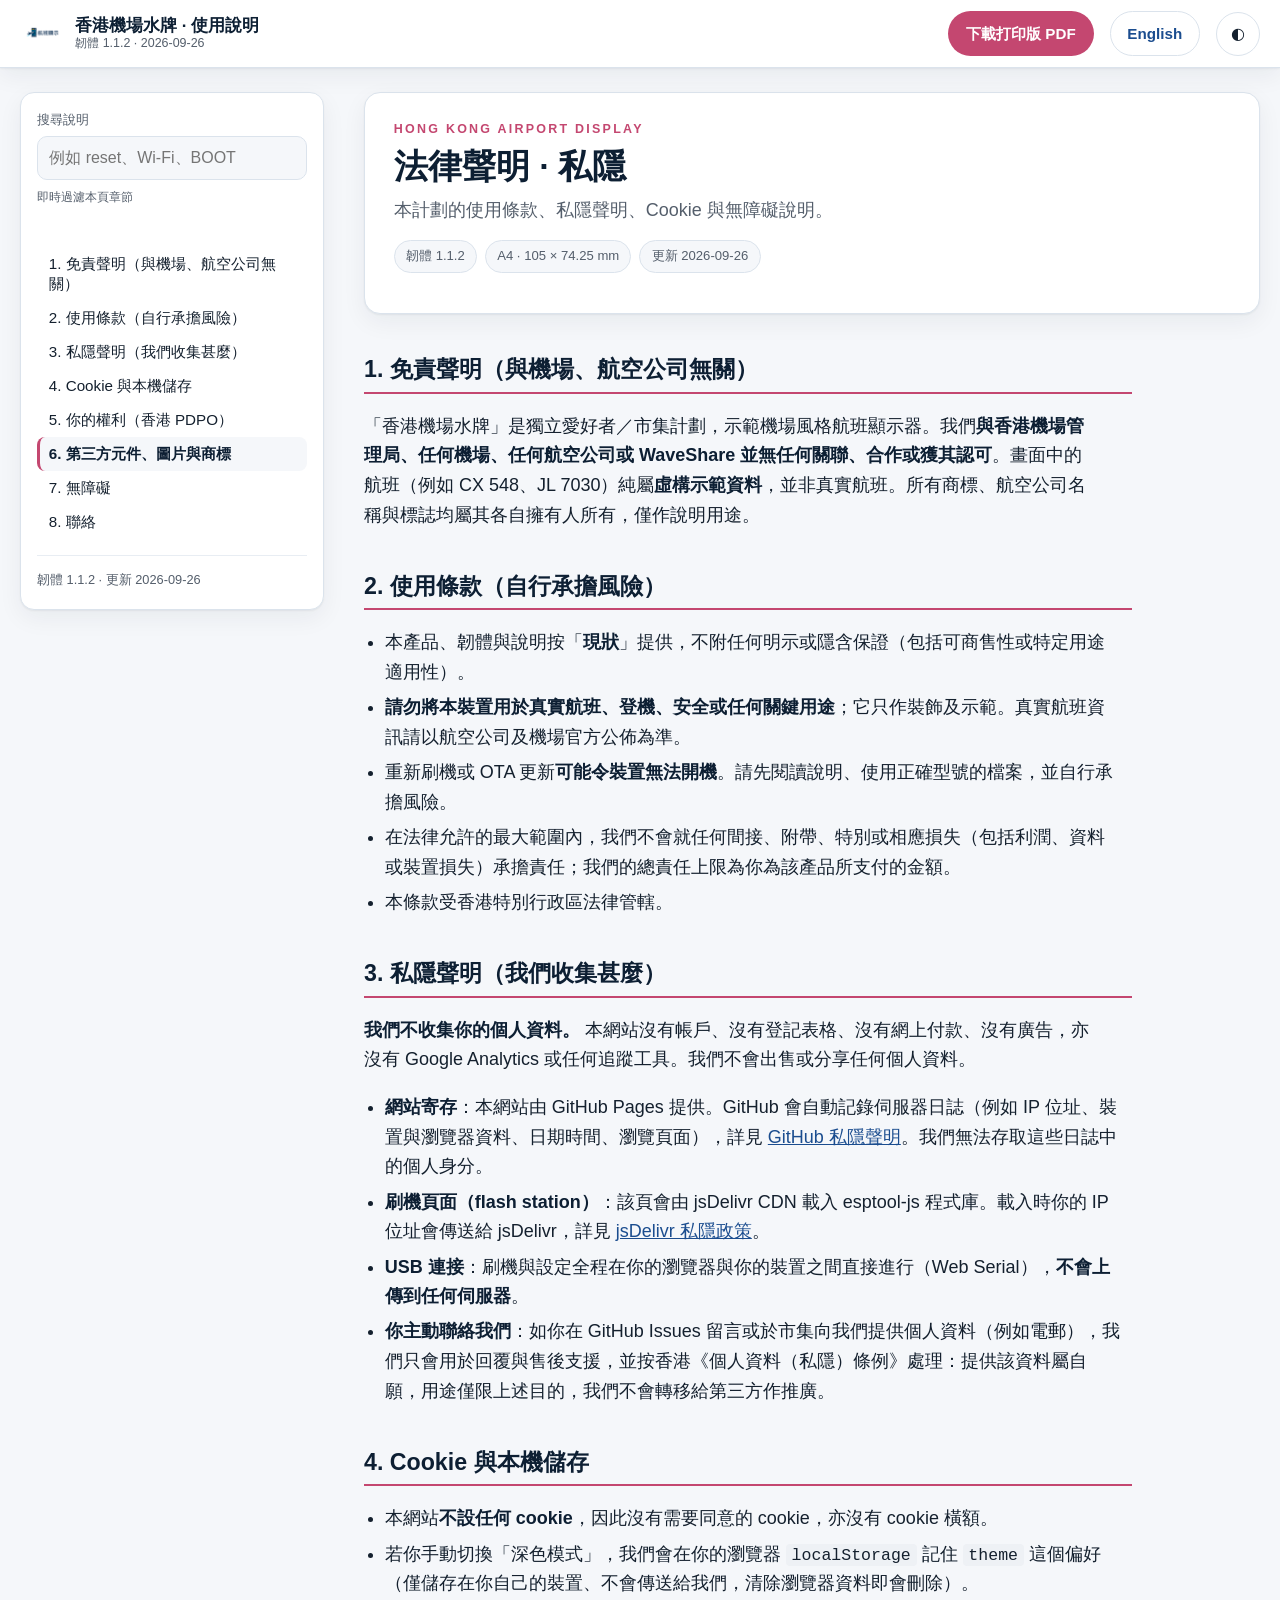
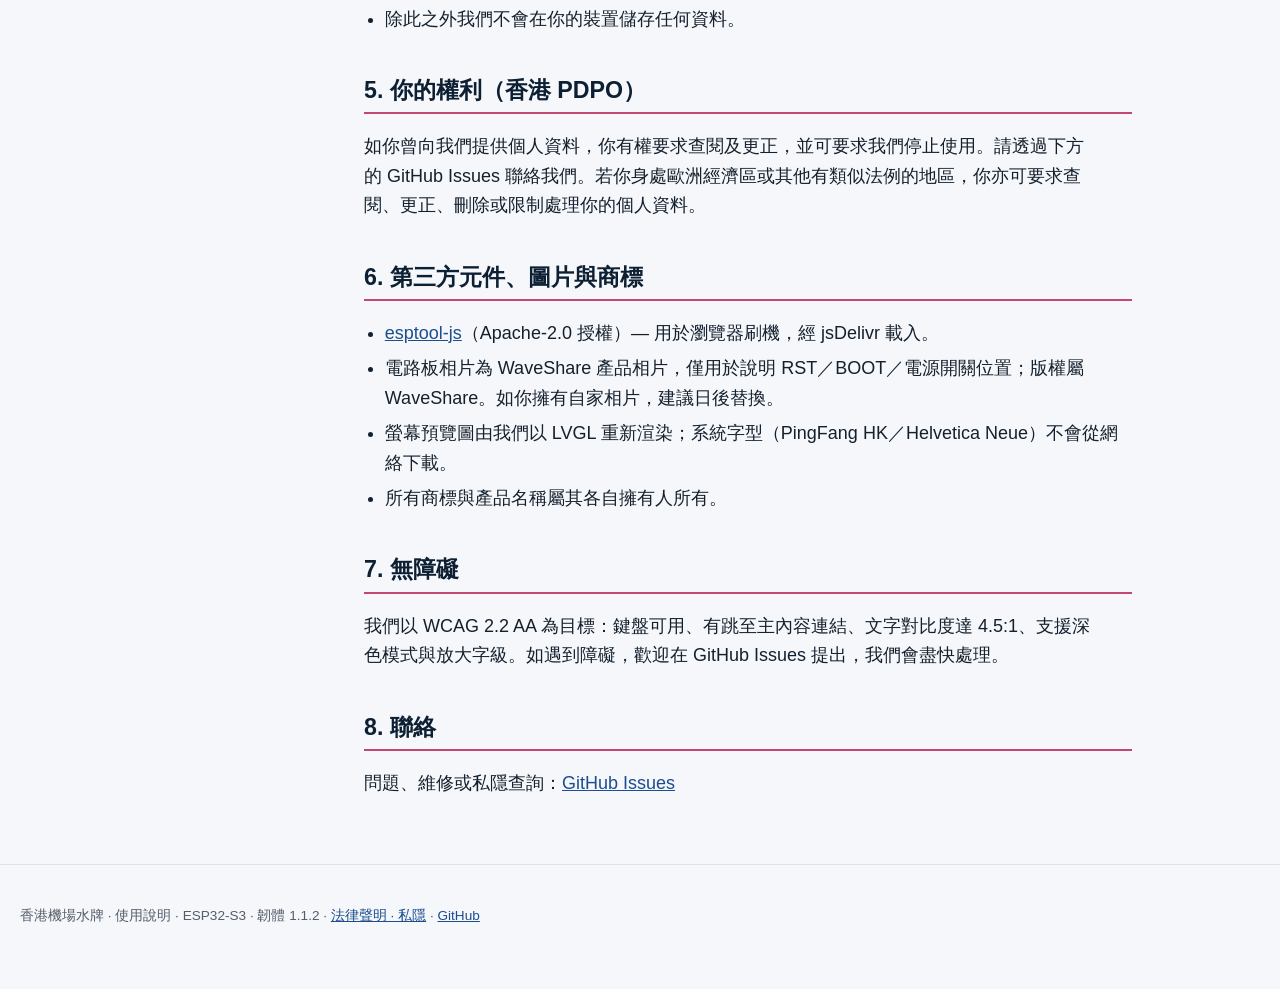
<file: manual/legal/index.html>
<!doctype html>
<html lang="zh-Hant">
<head>
<meta charset="utf-8">
<meta name="viewport" content="width=device-width, initial-scale=1">
<title>法律聲明 · 私隱 · 香港機場水牌 · 使用說明</title>
<meta name="description" content="法律聲明 · 私隱 — 香港機場水牌 · 使用說明">
<link rel="canonical" href="https://wedsamuel1230.github.io/airport-sign-flash-station/manual/legal/">
<link rel="alternate" hreflang="zh-Hant" href="https://wedsamuel1230.github.io/airport-sign-flash-station/manual/legal/">
<link rel="alternate" hreflang="en" href="https://wedsamuel1230.github.io/airport-sign-flash-station/manual/en/legal/">
<link rel="alternate" hreflang="x-default" href="https://wedsamuel1230.github.io/airport-sign-flash-station/manual/">
<meta name="theme-color" content="#0d1f33">
<meta property="og:type" content="article">
<meta property="og:title" content="法律聲明 · 私隱 · 香港機場水牌 · 使用說明">
<meta property="og:description" content="法律聲明 · 私隱 — 香港機場水牌 · 使用說明">
<meta property="og:url" content="https://wedsamuel1230.github.io/airport-sign-flash-station/manual/legal/">
<meta property="og:image" content="https://wedsamuel1230.github.io/airport-sign-flash-station/manual/assets/og-manual.png">
<meta property="og:locale" content="zh_HK">
<meta name="twitter:card" content="summary_large_image">
<link rel="icon" href="../assets/favicon.svg" type="image/svg+xml">
<link rel="stylesheet" href="../assets/manual.css">
<script type="application/ld+json">[{"@context":"https://schema.org","@type":"TechArticle","headline":"法律聲明 · 私隱 · 香港機場水牌 · 使用說明","inLanguage":"zh-Hant","dateModified":"2026-09-26","url":"https://wedsamuel1230.github.io/airport-sign-flash-station/manual/legal/","about":"ESP32-S3 airport-style flight information display"}]</script>
</head>
<body>
<a class="skip" href="#main">跳到主要內容</a>
<header class="topbar">
  <div class="inner">
    <a class="brand" href="../">
      <img src="../assets/airport-logo.png" width="520" height="132" alt="">
      <span class="name">香港機場水牌 · 使用說明<span class="sub">韌體 1.1.2 · 2026-09-26</span></span>
    </a>
    <span class="spacer"></span>
    <a class="btn" href="../airport-display-manual-foldout-A4.pdf">下載打印版 PDF</a>
    <a class="btn ghost" href="../en/legal/"
       hreflang="en" lang="en">English</a>
    <button class="iconbtn" id="theme-toggle" type="button" aria-pressed="false" title="深色模式"
            aria-label="深色模式">◐</button>
  </div>
</header>
<div class="layout">
  <nav class="sidebar" aria-label="目錄">
    <div class="search">
      <label for="search">搜尋說明</label>
      <input id="search" type="search" placeholder="例如 reset、Wi-Fi、BOOT" autocomplete="off" aria-describedby="search-hint">
      <p class="hint" id="search-hint">即時過濾本頁章節</p>
      <p class="status" id="search-status" role="status" aria-live="polite"></p>
    </div>
    <ol class="toc">
      <li><a href="#disclaimer">1. 免責聲明（與機場、航空公司無關）</a></li>
      <li><a href="#terms">2. 使用條款（自行承擔風險）</a></li>
      <li><a href="#privacy">3. 私隱聲明（我們收集甚麼）</a></li>
      <li><a href="#cookies">4. Cookie 與本機儲存</a></li>
      <li><a href="#rights">5. 你的權利（香港 PDPO）</a></li>
      <li><a href="#third-party">6. 第三方元件、圖片與商標</a></li>
      <li><a href="#accessibility">7. 無障礙</a></li>
      <li><a href="#contact">8. 聯絡</a></li></ol>
    <p class="meta">韌體 1.1.2 · 更新 2026-09-26</p>
  </nav>
  <main id="main">
    <div class="hero">
      <p class="kicker">Hong Kong Airport Display</p>
      <h1>法律聲明 · 私隱</h1>
      <p>本計劃的使用條款、私隱聲明、Cookie 與無障礙說明。</p>
      <p class="chips">
        <span class="chip">韌體 1.1.2</span>
        <span class="chip">A4 · 105 × 74.25 mm</span>
        <span class="chip">更新 2026-09-26</span>
      </p>
    </div>
    <article>
<section id="disclaimer">
<h2 id="1-免責聲明與機場航空公司無關">1. 免責聲明（與機場、航空公司無關）</h2>
<p>「香港機場水牌」是獨立愛好者／市集計劃，示範機場風格航班顯示器。我們<strong>與香港機場管理局、任何機場、任何航空公司或 WaveShare 並無任何關聯、合作或獲其認可</strong>。畫面中的航班（例如 CX 548、JL 7030）純屬<strong>虛構示範資料</strong>，並非真實航班。所有商標、航空公司名稱與標誌均屬其各自擁有人所有，僅作說明用途。</p>

</section>
<section id="terms">
<h2 id="2-使用條款自行承擔風險">2. 使用條款（自行承擔風險）</h2>
<ul>
<li>本產品、韌體與說明按「<strong>現狀</strong>」提供，不附任何明示或隱含保證（包括可商售性或特定用途適用性）。</li>
<li><strong>請勿將本裝置用於真實航班、登機、安全或任何關鍵用途</strong>；它只作裝飾及示範。真實航班資訊請以航空公司及機場官方公佈為準。</li>
<li>重新刷機或 OTA 更新<strong>可能令裝置無法開機</strong>。請先閱讀說明、使用正確型號的檔案，並自行承擔風險。</li>
<li>在法律允許的最大範圍內，我們不會就任何間接、附帶、特別或相應損失（包括利潤、資料或裝置損失）承擔責任；我們的總責任上限為你為該產品所支付的金額。</li>
<li>本條款受香港特別行政區法律管轄。</li>
</ul>

</section>
<section id="privacy">
<h2 id="3-私隱聲明我們收集甚麼">3. 私隱聲明（我們收集甚麼）</h2>
<p><strong>我們不收集你的個人資料。</strong> 本網站沒有帳戶、沒有登記表格、沒有網上付款、沒有廣告，亦沒有 Google Analytics 或任何追蹤工具。我們不會出售或分享任何個人資料。</p>
<ul>
<li><strong>網站寄存</strong>：本網站由 GitHub Pages 提供。GitHub 會自動記錄伺服器日誌（例如 IP 位址、裝置與瀏覽器資料、日期時間、瀏覽頁面），詳見 <a href="https://docs.github.com/en/site-policy/privacy-policies/github-general-privacy-statement">GitHub 私隱聲明</a>。我們無法存取這些日誌中的個人身分。</li>
<li><strong>刷機頁面（flash station）</strong>：該頁會由 jsDelivr CDN 載入 esptool-js 程式庫。載入時你的 IP 位址會傳送給 jsDelivr，詳見 <a href="https://www.jsdelivr.com/terms/privacy-policy-3">jsDelivr 私隱政策</a>。</li>
<li><strong>USB 連接</strong>：刷機與設定全程在你的瀏覽器與你的裝置之間直接進行（Web Serial），<strong>不會上傳到任何伺服器</strong>。</li>
<li><strong>你主動聯絡我們</strong>：如你在 GitHub Issues 留言或於市集向我們提供個人資料（例如電郵），我們只會用於回覆與售後支援，並按香港《個人資料（私隱）條例》處理：提供該資料屬自願，用途僅限上述目的，我們不會轉移給第三方作推廣。</li>
</ul>

</section>
<section id="cookies">
<h2 id="4-cookie-與本機儲存">4. Cookie 與本機儲存</h2>
<ul>
<li>本網站<strong>不設任何 cookie</strong>，因此沒有需要同意的 cookie，亦沒有 cookie 橫額。</li>
<li>若你手動切換「深色模式」，我們會在你的瀏覽器 <code>localStorage</code> 記住 <code>theme</code> 這個偏好（僅儲存在你自己的裝置、不會傳送給我們，清除瀏覽器資料即會刪除）。</li>
<li>除此之外我們不會在你的裝置儲存任何資料。</li>
</ul>

</section>
<section id="rights">
<h2 id="5-你的權利香港-pdpo">5. 你的權利（香港 PDPO）</h2>
<p>如你曾向我們提供個人資料，你有權要求查閱及更正，並可要求我們停止使用。請透過下方的 GitHub Issues 聯絡我們。若你身處歐洲經濟區或其他有類似法例的地區，你亦可要求查閱、更正、刪除或限制處理你的個人資料。</p>

</section>
<section id="third-party">
<h2 id="6-第三方元件圖片與商標">6. 第三方元件、圖片與商標</h2>
<ul>
<li><a href="https://github.com/espressif/esptool-js">esptool-js</a>（Apache-2.0 授權）— 用於瀏覽器刷機，經 jsDelivr 載入。</li>
<li>電路板相片為 WaveShare 產品相片，僅用於說明 RST／BOOT／電源開關位置；版權屬 WaveShare。如你擁有自家相片，建議日後替換。</li>
<li>螢幕預覽圖由我們以 LVGL 重新渲染；系統字型（PingFang HK／Helvetica Neue）不會從網絡下載。</li>
<li>所有商標與產品名稱屬其各自擁有人所有。</li>
</ul>

</section>
<section id="accessibility">
<h2 id="7-無障礙">7. 無障礙</h2>
<p>我們以 WCAG 2.2 AA 為目標：鍵盤可用、有跳至主內容連結、文字對比度達 4.5:1、支援深色模式與放大字級。如遇到障礙，歡迎在 GitHub Issues 提出，我們會盡快處理。</p>

</section>
<section id="contact">
<h2 id="8-聯絡">8. 聯絡</h2>
<p>問題、維修或私隱查詢：<a href="https://github.com/wedsamuel1230/airport-sign-flash-station/issues">GitHub Issues</a></p>
</section>
    </article>
  </main>
</div>
<footer class="site">
  <p>香港機場水牌 · 使用說明 · ESP32-S3 · 韌體 1.1.2 ·
     <a href="../legal/">法律聲明 · 私隱</a> ·
     <a href="https://github.com/wedsamuel1230/airport-sign-flash-station">GitHub</a></p>
</footer>
<button class="totop" id="totop" type="button" aria-label="回到頂部" data-show="false">↑</button>
<script src="../assets/manual.js" defer></script>
</body>
</html>
</file>
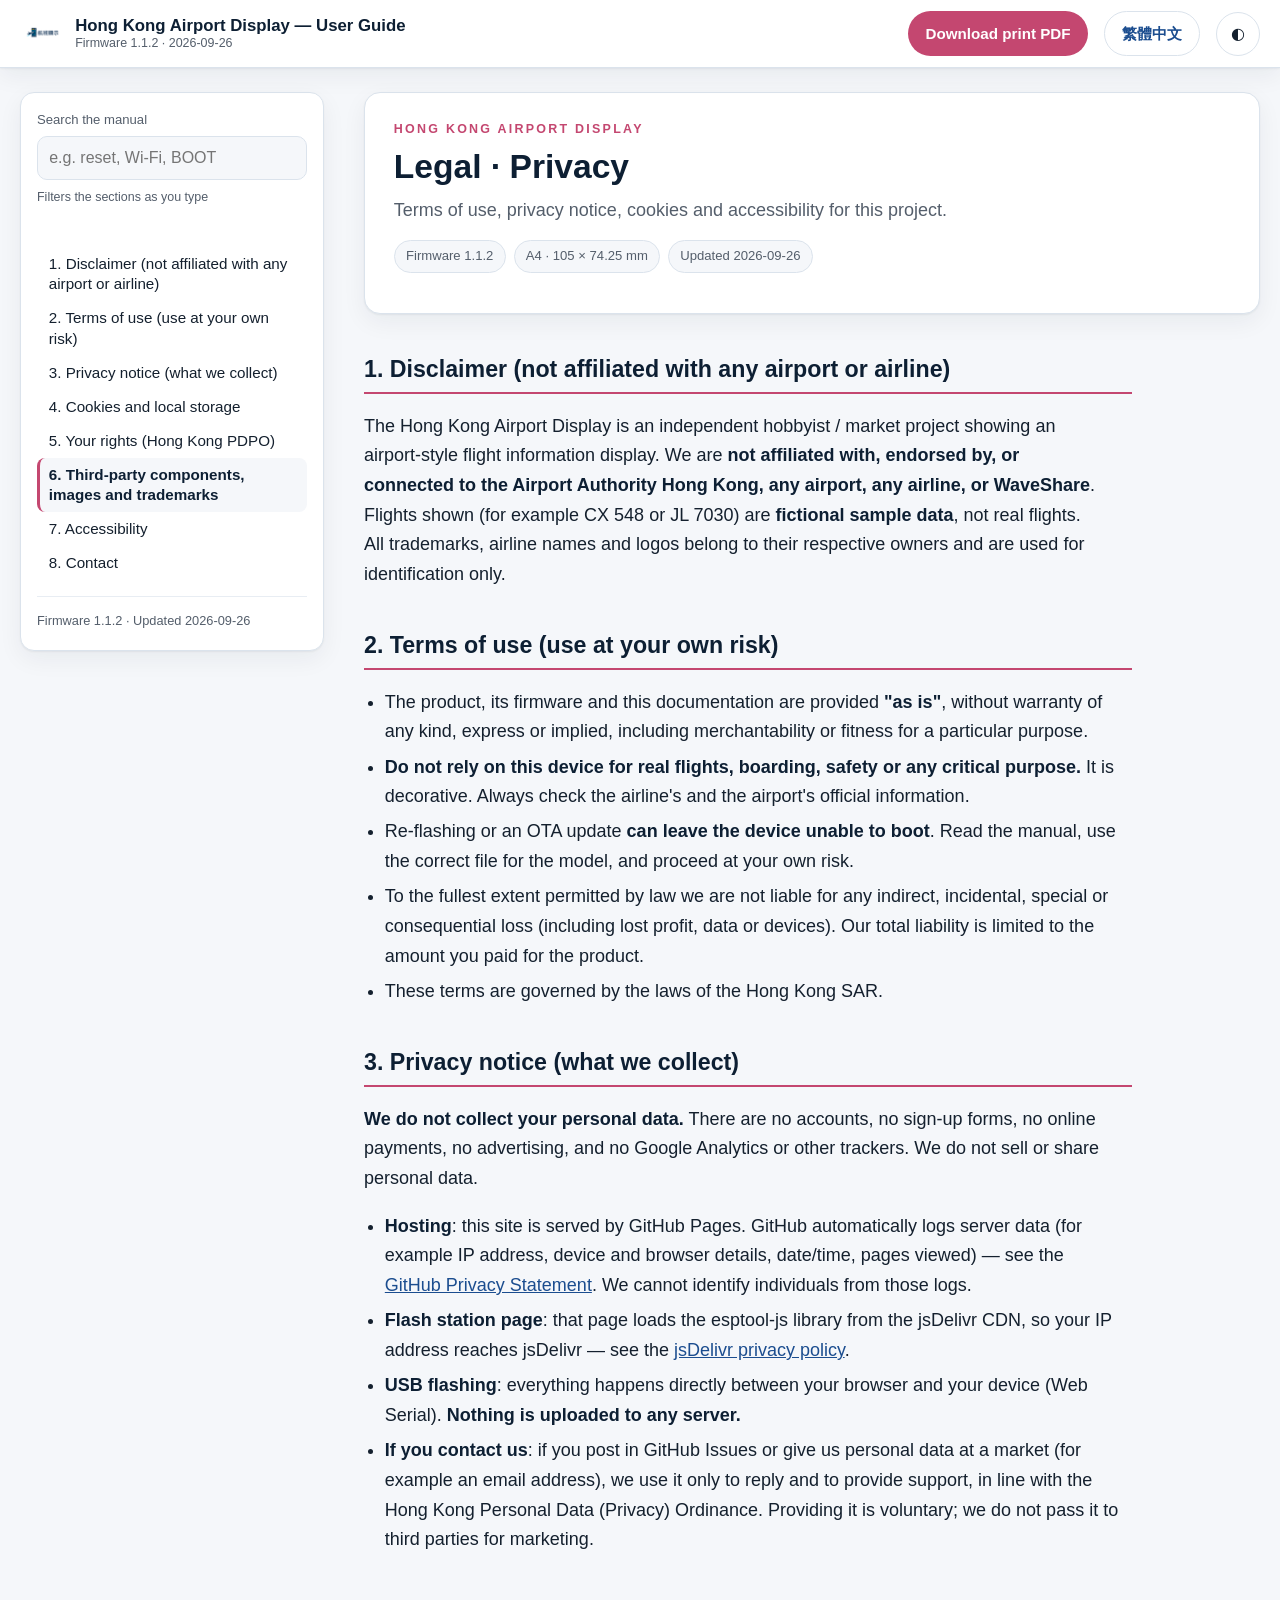
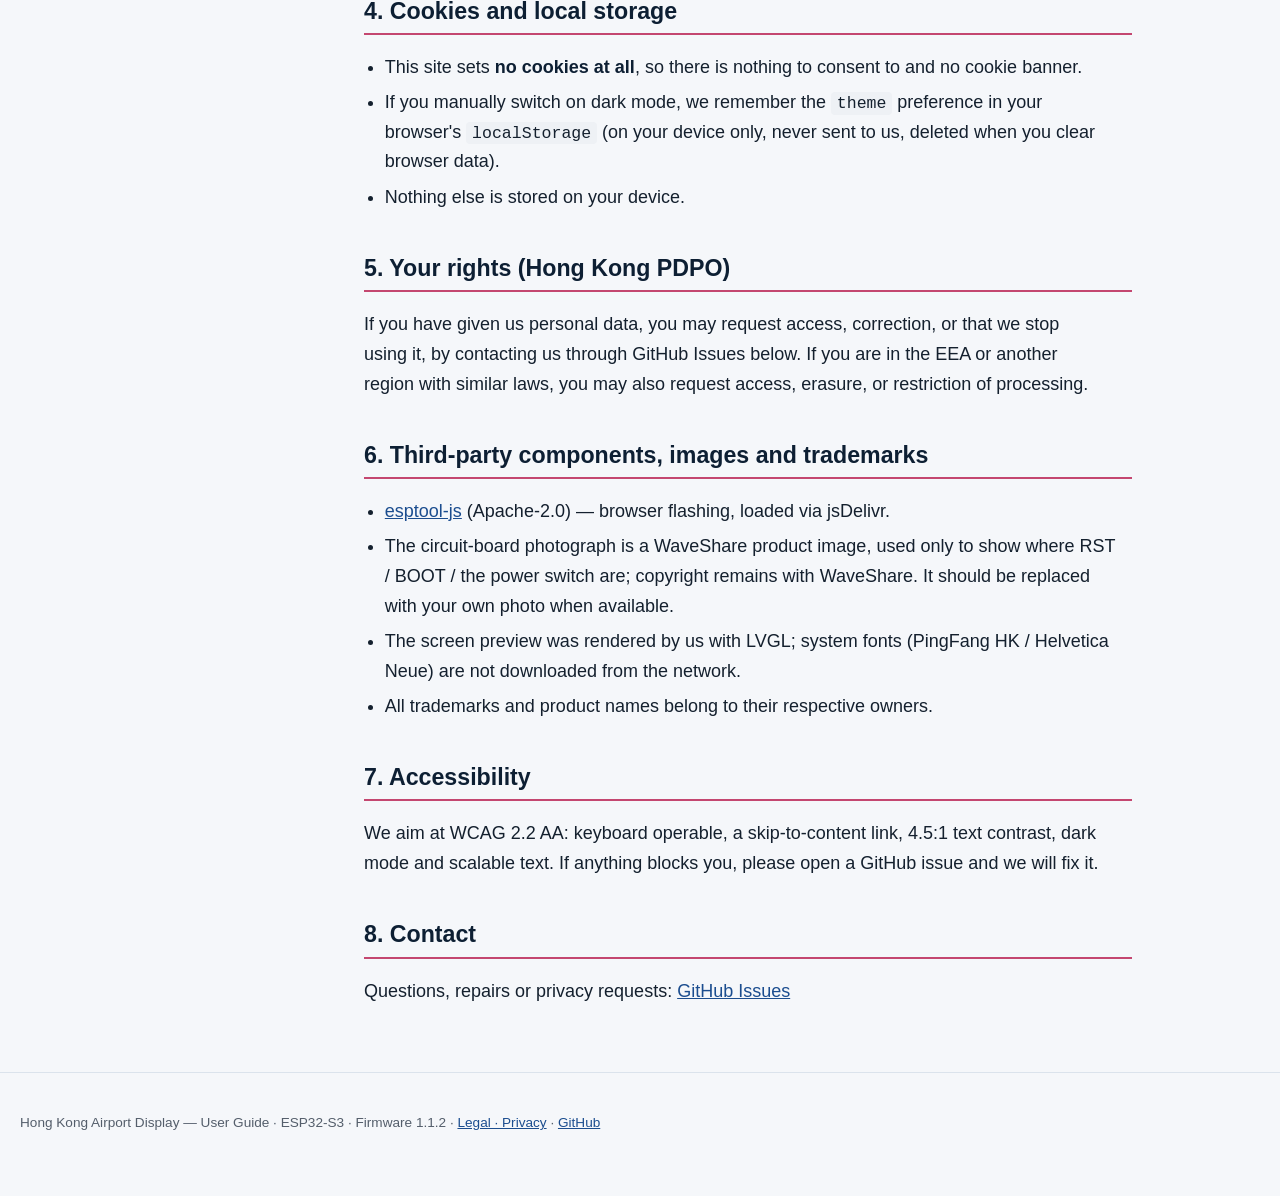
<file: manual/en/legal/index.html>
<!doctype html>
<html lang="en">
<head>
<meta charset="utf-8">
<meta name="viewport" content="width=device-width, initial-scale=1">
<title>Legal · Privacy · Hong Kong Airport Display — User Guide</title>
<meta name="description" content="Legal · Privacy — Hong Kong Airport Display — User Guide">
<link rel="canonical" href="https://wedsamuel1230.github.io/airport-sign-flash-station/manual/en/legal/">
<link rel="alternate" hreflang="zh-Hant" href="https://wedsamuel1230.github.io/airport-sign-flash-station/manual/legal/">
<link rel="alternate" hreflang="en" href="https://wedsamuel1230.github.io/airport-sign-flash-station/manual/en/legal/">
<link rel="alternate" hreflang="x-default" href="https://wedsamuel1230.github.io/airport-sign-flash-station/manual/">
<meta name="theme-color" content="#0d1f33">
<meta property="og:type" content="article">
<meta property="og:title" content="Legal · Privacy · Hong Kong Airport Display — User Guide">
<meta property="og:description" content="Legal · Privacy — Hong Kong Airport Display — User Guide">
<meta property="og:url" content="https://wedsamuel1230.github.io/airport-sign-flash-station/manual/en/legal/">
<meta property="og:image" content="https://wedsamuel1230.github.io/airport-sign-flash-station/manual/assets/og-manual.png">
<meta property="og:locale" content="en">
<meta name="twitter:card" content="summary_large_image">
<link rel="icon" href="../../assets/favicon.svg" type="image/svg+xml">
<link rel="stylesheet" href="../../assets/manual.css">
<script type="application/ld+json">[{"@context":"https://schema.org","@type":"TechArticle","headline":"Legal · Privacy · Hong Kong Airport Display — User Guide","inLanguage":"en","dateModified":"2026-09-26","url":"https://wedsamuel1230.github.io/airport-sign-flash-station/manual/en/legal/","about":"ESP32-S3 airport-style flight information display"}]</script>
</head>
<body>
<a class="skip" href="#main">Skip to main content</a>
<header class="topbar">
  <div class="inner">
    <a class="brand" href="../../">
      <img src="../../assets/airport-logo.png" width="520" height="132" alt="">
      <span class="name">Hong Kong Airport Display — User Guide<span class="sub">Firmware 1.1.2 · 2026-09-26</span></span>
    </a>
    <span class="spacer"></span>
    <a class="btn" href="../../airport-display-manual-foldout-A4.pdf">Download print PDF</a>
    <a class="btn ghost" href="../legal/"
       hreflang="zh-Hant" lang="zh-Hant">繁體中文</a>
    <button class="iconbtn" id="theme-toggle" type="button" aria-pressed="false" title="Dark mode"
            aria-label="Dark mode">◐</button>
  </div>
</header>
<div class="layout">
  <nav class="sidebar" aria-label="Contents">
    <div class="search">
      <label for="search">Search the manual</label>
      <input id="search" type="search" placeholder="e.g. reset, Wi-Fi, BOOT" autocomplete="off" aria-describedby="search-hint">
      <p class="hint" id="search-hint">Filters the sections as you type</p>
      <p class="status" id="search-status" role="status" aria-live="polite"></p>
    </div>
    <ol class="toc">
      <li><a href="#disclaimer">1. Disclaimer (not affiliated with any airport or airline)</a></li>
      <li><a href="#terms">2. Terms of use (use at your own risk)</a></li>
      <li><a href="#privacy">3. Privacy notice (what we collect)</a></li>
      <li><a href="#cookies">4. Cookies and local storage</a></li>
      <li><a href="#rights">5. Your rights (Hong Kong PDPO)</a></li>
      <li><a href="#third-party">6. Third-party components, images and trademarks</a></li>
      <li><a href="#accessibility">7. Accessibility</a></li>
      <li><a href="#contact">8. Contact</a></li></ol>
    <p class="meta">Firmware 1.1.2 · Updated 2026-09-26</p>
  </nav>
  <main id="main">
    <div class="hero">
      <p class="kicker">Hong Kong Airport Display</p>
      <h1>Legal · Privacy</h1>
      <p>Terms of use, privacy notice, cookies and accessibility for this project.</p>
      <p class="chips">
        <span class="chip">Firmware 1.1.2</span>
        <span class="chip">A4 · 105 × 74.25 mm</span>
        <span class="chip">Updated 2026-09-26</span>
      </p>
    </div>
    <article>
<section id="disclaimer">
<h2 id="1-disclaimer-not-affiliated-with-any-airport-or-airline">1. Disclaimer (not affiliated with any airport or airline)</h2>
<p>The Hong Kong Airport Display is an independent hobbyist / market project showing an airport-style flight information display. We are <strong>not affiliated with, endorsed by, or connected to the Airport Authority Hong Kong, any airport, any airline, or WaveShare</strong>. Flights shown (for example CX 548 or JL 7030) are <strong>fictional sample data</strong>, not real flights. All trademarks, airline names and logos belong to their respective owners and are used for identification only.</p>

</section>
<section id="terms">
<h2 id="2-terms-of-use-use-at-your-own-risk">2. Terms of use (use at your own risk)</h2>
<ul>
<li>The product, its firmware and this documentation are provided <strong>"as is"</strong>, without warranty of any kind, express or implied, including merchantability or fitness for a particular purpose.</li>
<li><strong>Do not rely on this device for real flights, boarding, safety or any critical purpose.</strong> It is decorative. Always check the airline's and the airport's official information.</li>
<li>Re-flashing or an OTA update <strong>can leave the device unable to boot</strong>. Read the manual, use the correct file for the model, and proceed at your own risk.</li>
<li>To the fullest extent permitted by law we are not liable for any indirect, incidental, special or consequential loss (including lost profit, data or devices). Our total liability is limited to the amount you paid for the product.</li>
<li>These terms are governed by the laws of the Hong Kong SAR.</li>
</ul>

</section>
<section id="privacy">
<h2 id="3-privacy-notice-what-we-collect">3. Privacy notice (what we collect)</h2>
<p><strong>We do not collect your personal data.</strong> There are no accounts, no sign-up forms, no online payments, no advertising, and no Google Analytics or other trackers. We do not sell or share personal data.</p>
<ul>
<li><strong>Hosting</strong>: this site is served by GitHub Pages. GitHub automatically logs server data (for example IP address, device and browser details, date/time, pages viewed) — see the <a href="https://docs.github.com/en/site-policy/privacy-policies/github-general-privacy-statement">GitHub Privacy Statement</a>. We cannot identify individuals from those logs.</li>
<li><strong>Flash station page</strong>: that page loads the esptool-js library from the jsDelivr CDN, so your IP address reaches jsDelivr — see the <a href="https://www.jsdelivr.com/terms/privacy-policy-3">jsDelivr privacy policy</a>.</li>
<li><strong>USB flashing</strong>: everything happens directly between your browser and your device (Web Serial). <strong>Nothing is uploaded to any server.</strong></li>
<li><strong>If you contact us</strong>: if you post in GitHub Issues or give us personal data at a market (for example an email address), we use it only to reply and to provide support, in line with the Hong Kong Personal Data (Privacy) Ordinance. Providing it is voluntary; we do not pass it to third parties for marketing.</li>
</ul>

</section>
<section id="cookies">
<h2 id="4-cookies-and-local-storage">4. Cookies and local storage</h2>
<ul>
<li>This site sets <strong>no cookies at all</strong>, so there is nothing to consent to and no cookie banner.</li>
<li>If you manually switch on dark mode, we remember the <code>theme</code> preference in your browser's <code>localStorage</code> (on your device only, never sent to us, deleted when you clear browser data).</li>
<li>Nothing else is stored on your device.</li>
</ul>

</section>
<section id="rights">
<h2 id="5-your-rights-hong-kong-pdpo">5. Your rights (Hong Kong PDPO)</h2>
<p>If you have given us personal data, you may request access, correction, or that we stop using it, by contacting us through GitHub Issues below. If you are in the EEA or another region with similar laws, you may also request access, erasure, or restriction of processing.</p>

</section>
<section id="third-party">
<h2 id="6-third-party-components-images-and-trademarks">6. Third-party components, images and trademarks</h2>
<ul>
<li><a href="https://github.com/espressif/esptool-js">esptool-js</a> (Apache-2.0) — browser flashing, loaded via jsDelivr.</li>
<li>The circuit-board photograph is a WaveShare product image, used only to show where RST / BOOT / the power switch are; copyright remains with WaveShare. It should be replaced with your own photo when available.</li>
<li>The screen preview was rendered by us with LVGL; system fonts (PingFang HK / Helvetica Neue) are not downloaded from the network.</li>
<li>All trademarks and product names belong to their respective owners.</li>
</ul>

</section>
<section id="accessibility">
<h2 id="7-accessibility">7. Accessibility</h2>
<p>We aim at WCAG 2.2 AA: keyboard operable, a skip-to-content link, 4.5:1 text contrast, dark mode and scalable text. If anything blocks you, please open a GitHub issue and we will fix it.</p>

</section>
<section id="contact">
<h2 id="8-contact">8. Contact</h2>
<p>Questions, repairs or privacy requests: <a href="https://github.com/wedsamuel1230/airport-sign-flash-station/issues">GitHub Issues</a></p>
</section>
    </article>
  </main>
</div>
<footer class="site">
  <p>Hong Kong Airport Display — User Guide · ESP32-S3 · Firmware 1.1.2 ·
     <a href="../../en/legal/">Legal · Privacy</a> ·
     <a href="https://github.com/wedsamuel1230/airport-sign-flash-station">GitHub</a></p>
</footer>
<button class="totop" id="totop" type="button" aria-label="Back to top" data-show="false">↑</button>
<script src="../../assets/manual.js" defer></script>
</body>
</html>
</file>
<file: manual/assets/manual.css>
/* ---------------------------------------------------------------------------
   Online manual - screen stylesheet.

   Same palette as the printed fold-out (ink #14202e, magenta #c44770,
   yellow #f2c94c, navy #1b4d8f) with:
     - a 45-75 character measure for body copy (pandoc default is too wide),
     - one sticky table of contents beside the text, so a section is two clicks
       away instead of an 11,000 px scroll,
     - WCAG 2.2 AA touches: skip link, visible focus, 4.5:1 text contrast,
       24 px targets, colour-independent state,
     - dark mode from prefers-color-scheme plus a persisted manual override,
     - a print stylesheet, so the page itself also prints sensibly.
   --------------------------------------------------------------------------- */

:root {
  --ink: #14202e;
  --head: #0d1f33;
  --muted: #545e6b;
  --line: #dbe3ec;
  --rule: #e8edf3;
  --bg: #f5f7fa;
  --panel: #ffffff;
  --magenta: #c44770;
  --magenta-ink: #8f2044;
  --yellow: #f2c94c;
  --navy: #1b4d8f;
  --warn-bg: #fdf3f6;
  --note-bg: #fdf9ec;
  --code-bg: #eef1f5;
  --th-bg: #eef2f8;
  --shadow: 0 1px 2px rgba(13, 31, 51, .06), 0 8px 24px rgba(13, 31, 51, .06);
  color-scheme: light;
}

[data-theme="dark"] {
  --ink: #e7edf4;
  --head: #ffffff;
  --muted: #aab6c4;
  --line: #2b3a4a;
  --rule: #223040;
  --bg: #0d1520;
  --panel: #141f2c;
  --magenta: #ef6f97;
  --magenta-ink: #ffa8c2;
  --yellow: #f3cf63;
  --navy: #93bbf7;
  --warn-bg: #2a1a22;
  --note-bg: #2a2418;
  --code-bg: #1d2836;
  --th-bg: #1b2734;
  --shadow: none;
  color-scheme: dark;
}

* { box-sizing: border-box; }
html { scroll-behavior: smooth; -webkit-text-size-adjust: 100%; }
@media (prefers-reduced-motion: reduce) {
  html { scroll-behavior: auto; }
  * { animation: none !important; transition: none !important; }
}

body {
  margin: 0; background: var(--bg); color: var(--ink);
  font-family: -apple-system, "PingFang HK", "Helvetica Neue", "Segoe UI", Arial, sans-serif;
  font-size: 18px; line-height: 1.65;
}

/* ---------- skip link (WCAG 2.4.1) ---------- */
.skip {
  position: absolute; left: -9999px; top: 0; z-index: 50;
  background: var(--panel); color: var(--head); padding: .6rem 1rem;
  border: 2px solid var(--navy); border-radius: 0 0 8px 0;
}
.skip:focus { left: 0; }

:focus-visible { outline: 3px solid var(--navy); outline-offset: 2px; border-radius: 4px; }

/* ---------- top bar ---------- */
.topbar {
  position: sticky; top: 0; z-index: 20; background: var(--panel);
  border-bottom: 1px solid var(--line); box-shadow: var(--shadow);
}
.topbar .inner {
  max-width: 82rem; margin: 0 auto; padding: .7rem 1.25rem;
  display: flex; align-items: center; gap: 1rem; flex-wrap: wrap;
}
.brand { display: flex; align-items: center; gap: .7rem; min-width: 0; text-decoration: none; color: var(--head); }
.brand img { width: 44px; height: auto; flex: 0 0 auto; }
.brand .name { font-weight: 700; font-size: 1.05rem; line-height: 1.2; }
.brand .sub { display: block; font-weight: 400; font-size: .78rem; color: var(--muted); }
.topbar .spacer { flex: 1 1 auto; }

.btn {
  display: inline-flex; align-items: center; justify-content: center; gap: .45rem;
  min-height: 44px; padding: .55rem 1.05rem; border-radius: 999px;
  background: var(--magenta); color: #fff; text-decoration: none; font-weight: 600;
  font-size: .95rem; border: 1px solid transparent;
}
.btn:hover { filter: brightness(1.06); }
.btn.ghost { background: transparent; color: var(--navy); border-color: var(--line); }
.iconbtn {
  min-width: 44px; min-height: 44px; border-radius: 999px; border: 1px solid var(--line);
  background: transparent; color: var(--ink); font-size: 1rem; cursor: pointer;
}

/* ---------- layout ---------- */
.layout {
  max-width: 82rem; margin: 0 auto; padding: 1.5rem 1.25rem 3rem;
  display: grid; grid-template-columns: 19rem minmax(0, 1fr); gap: 2.5rem;
  align-items: start;
}

/* ---------- sidebar / table of contents ---------- */
.sidebar {
  position: sticky; top: 5.2rem; align-self: start;
  max-height: calc(100vh - 6.5rem); overflow: auto;
  background: var(--panel); border: 1px solid var(--line); border-radius: 14px;
  padding: 1rem 1rem 1.2rem; box-shadow: var(--shadow);
}
.search label { display: block; font-size: .82rem; color: var(--muted); margin-bottom: .35rem; }
.search input {
  width: 100%; min-height: 44px; padding: .5rem .7rem; font-size: 1rem;
  color: var(--ink); background: var(--bg);
  border: 1px solid var(--line); border-radius: 10px;
}
.search .hint { font-size: .78rem; color: var(--muted); margin: .4rem 0 0; }
.search .status { font-size: .82rem; color: var(--muted); margin: .5rem 0 0; min-height: 1.2em; }

.toc { list-style: none; margin: 1rem 0 0; padding: 0; }
.toc ol { list-style: none; margin: .1rem 0 .1rem; padding-left: .9rem; }
.toc li { margin: 0; }
.toc a {
  display: block; padding: .42rem .55rem; border-radius: 8px;
  color: var(--ink); text-decoration: none; font-size: .95rem; line-height: 1.35;
  border-left: 3px solid transparent;
}
.toc a:hover { background: var(--bg); }
.toc a[aria-current="true"] {
  background: var(--bg); border-left-color: var(--magenta); font-weight: 700; color: var(--head);
}
.toc .sub a { font-size: .87rem; color: var(--muted); }
.sidebar .meta { margin: 1rem 0 0; padding-top: .8rem; border-top: 1px solid var(--rule); font-size: .8rem; color: var(--muted); }

/* ---------- document ---------- */
main { min-width: 0; }
.hero {
  background: var(--panel); border: 1px solid var(--line); border-radius: 16px;
  padding: 1.6rem 1.8rem; margin-bottom: 1.6rem; box-shadow: var(--shadow);
}
.hero .kicker { color: var(--magenta); font-size: .78rem; font-weight: 700; letter-spacing: .18em; text-transform: uppercase; margin: 0 0 .5rem; }
.hero h1 { font-size: clamp(1.5rem, 1.1rem + 1.6vw, 2.1rem); line-height: 1.2; margin: 0 0 .5rem; color: var(--head); }
.hero p { margin: 0 0 .9rem; color: var(--muted); max-width: 46rem; }
.hero .chips { display: flex; flex-wrap: wrap; gap: .5rem; }
.chip {
  display: inline-block; padding: .3rem .7rem; border-radius: 999px;
  background: var(--bg); border: 1px solid var(--line); color: var(--muted); font-size: .82rem;
}

article { max-width: 48rem; }
section { scroll-margin-top: 5.5rem; }
section + section { margin-top: .4rem; }
h2 {
  font-size: 1.45rem; line-height: 1.25; color: var(--head);
  margin: 2.6rem 0 1rem; padding-bottom: .45rem; border-bottom: 2px solid var(--magenta);
}
h3 { font-size: 1.1rem; color: var(--head); margin: 1.7rem 0 .6rem; }
p, li { max-width: 46rem; }
ul, ol { padding-left: 1.3rem; }
li { margin-bottom: .35rem; }
a { color: var(--navy); }
a:hover { text-decoration-thickness: 2px; }
code { background: var(--code-bg); border-radius: 4px; padding: .1em .35em; font-size: .92em; word-break: break-word; }
strong, b { color: var(--head); }
hr { border: 0; border-top: 1px solid var(--rule); margin: 2rem 0; }

.table-wrap { overflow-x: auto; margin: 1rem 0 1.4rem; }
table { width: 100%; border-collapse: collapse; font-size: .95rem; min-width: 22rem; }
th, td { border: 1px solid var(--line); padding: .55rem .65rem; text-align: left; vertical-align: top; }
th { background: var(--th-bg); color: var(--head); }
table.spec-table td:first-child { white-space: nowrap; color: var(--muted); width: 9rem; }

/* ---------- numbered steps ---------- */
ol.steps { list-style: none; padding-left: 0; }
ol.steps > li { position: relative; padding-left: 2.6rem; margin-bottom: 1.1rem; }
ol.steps > li::before {
  content: attr(data-n); position: absolute; left: 0; top: .1rem;
  width: 1.8rem; height: 1.8rem; border-radius: 50%; background: var(--magenta);
  color: #fff; font-weight: 700; font-size: .9rem;
  display: flex; align-items: center; justify-content: center;
}
.step-title { font-weight: 700; display: block; }

/* ---------- figures ---------- */
.screen-figure, .button-figure {
  display: flex; gap: 1.4rem; align-items: flex-start; flex-wrap: wrap; margin: 1.2rem 0 1.6rem;
}
.screen-shot-wrap { position: relative; width: 150px; flex: 0 0 auto; padding: 0 1.2rem; }
.screen-shot { width: 150px; height: auto; display: block; border: 1px solid var(--line); border-radius: 8px; }
.screen-shot-wrap .dot {
  position: absolute; left: 0; transform: translateY(-50%);
  width: 20px; height: 20px; border-radius: 50%; background: var(--yellow);
  color: #0d1f33; font-size: 11px; font-weight: 700;
  display: flex; align-items: center; justify-content: center;
}
.screen-shot-wrap .dot-r { left: auto; right: 0; }
.button-shot { width: 230px; height: auto; flex: 0 0 auto; display: block; border-radius: 10px; }
.callout-board { flex: 1 1 18rem; }
.callout { position: relative; padding-left: 1.6rem; margin: 0 0 .55rem; }
.callout .bubble {
  position: absolute; left: 0; top: .3rem;
  width: 1.2rem; height: 1.2rem; border-radius: 50%; background: var(--yellow);
  color: #0d1f33; font-size: .72rem; font-weight: 700;
  display: flex; align-items: center; justify-content: center;
}
.bubble.dot-rst { background: #d02c56; color: #fff; }
.bubble.dot-boot { background: #f1c02a; color: #0d1f33; }
.bubble.dot-pwr { background: #1851a3; color: #fff; }

/* ---------- callouts ---------- */
.warn, .note { padding: .8rem 1rem; border-radius: 0 8px 8px 0; margin: 1.2rem 0; }
.warn { background: var(--warn-bg); border-left: calc(.55rem + 1px) solid var(--magenta); }
.warn b { color: var(--magenta-ink); }
.note { background: var(--note-bg); border-left: calc(.55rem + 1px) solid var(--yellow); }

/* ---------- support ---------- */
.support { display: flex; gap: 1.4rem; align-items: flex-start; flex-wrap: wrap; margin: 1.2rem 0; }
.support-text { flex: 1 1 16rem; }
.qr { width: 150px; height: 150px; flex: 0 0 150px; }
.link-text { font-size: .85rem; word-break: break-all; }

/* ---------- FAQ ---------- */
dl.qa { margin: 0; }
dl.qa dt { font-weight: 700; color: var(--head); margin-top: 1rem; }
dl.qa dd { margin: .2rem 0 0; }

/* ---------- back to top ---------- */
.totop {
  position: fixed; right: 1.2rem; bottom: 1.2rem; z-index: 30;
  width: 48px; height: 48px; border-radius: 999px; border: 1px solid var(--line);
  background: var(--panel); color: var(--ink); font-size: 1.1rem; cursor: pointer;
  box-shadow: var(--shadow); display: none;
}
.totop[data-show="true"] { display: block; }

footer.site {
  max-width: 82rem; margin: 0 auto; padding: 1.6rem 1.25rem 3rem;
  color: var(--muted); font-size: .85rem; border-top: 1px solid var(--line);
}
footer.site a { color: var(--navy); }

/* ---------- narrow screens ---------- */
@media (max-width: 960px) {
  .layout { grid-template-columns: minmax(0, 1fr); gap: 1.2rem; padding-top: 1rem; }
  .sidebar {
    position: static; max-height: none; order: -1;
    padding: .9rem .9rem 1rem;
  }
  .toc { display: flex; flex-wrap: wrap; gap: .4rem; margin-top: .8rem; }
  .toc > li { flex: 0 1 auto; }
  .toc > li > a { border: 1px solid var(--line); border-left-width: 1px; border-radius: 999px; padding: .35rem .7rem; font-size: .88rem; }
  .toc > li > a[aria-current="true"] { border-color: var(--magenta); background: var(--bg); }
  .toc ol { display: none; }
  .sidebar .meta { display: none; }
  .hero { padding: 1.2rem 1.2rem; }
  article { max-width: none; }
  .button-shot { width: 100%; max-width: 320px; }
  .screen-shot-wrap, .screen-shot { width: 120px; }
}

@media (max-width: 480px) {
  body { font-size: 17px; }
  .topbar .inner { gap: .6rem; }
  .brand .sub { display: none; }
}

/* ---------- print (WCAG: content available on paper too) ---------- */
@media print {
  .topbar, .sidebar, .totop, .skip, footer.site { display: none !important; }
  body { background: #fff; color: #000; font-size: 11pt; }
  .layout { display: block; padding: 0; }
  .hero, article { border: 0; box-shadow: none; padding: 0; max-width: none; }
  section { break-inside: avoid-page; }
  h2 { border-bottom: 1px solid #000; }
  a { color: #000; }
  a[href^="http"]::after { content: " (" attr(href) ")"; font-size: .85em; word-break: break-all; }
}
</file>
